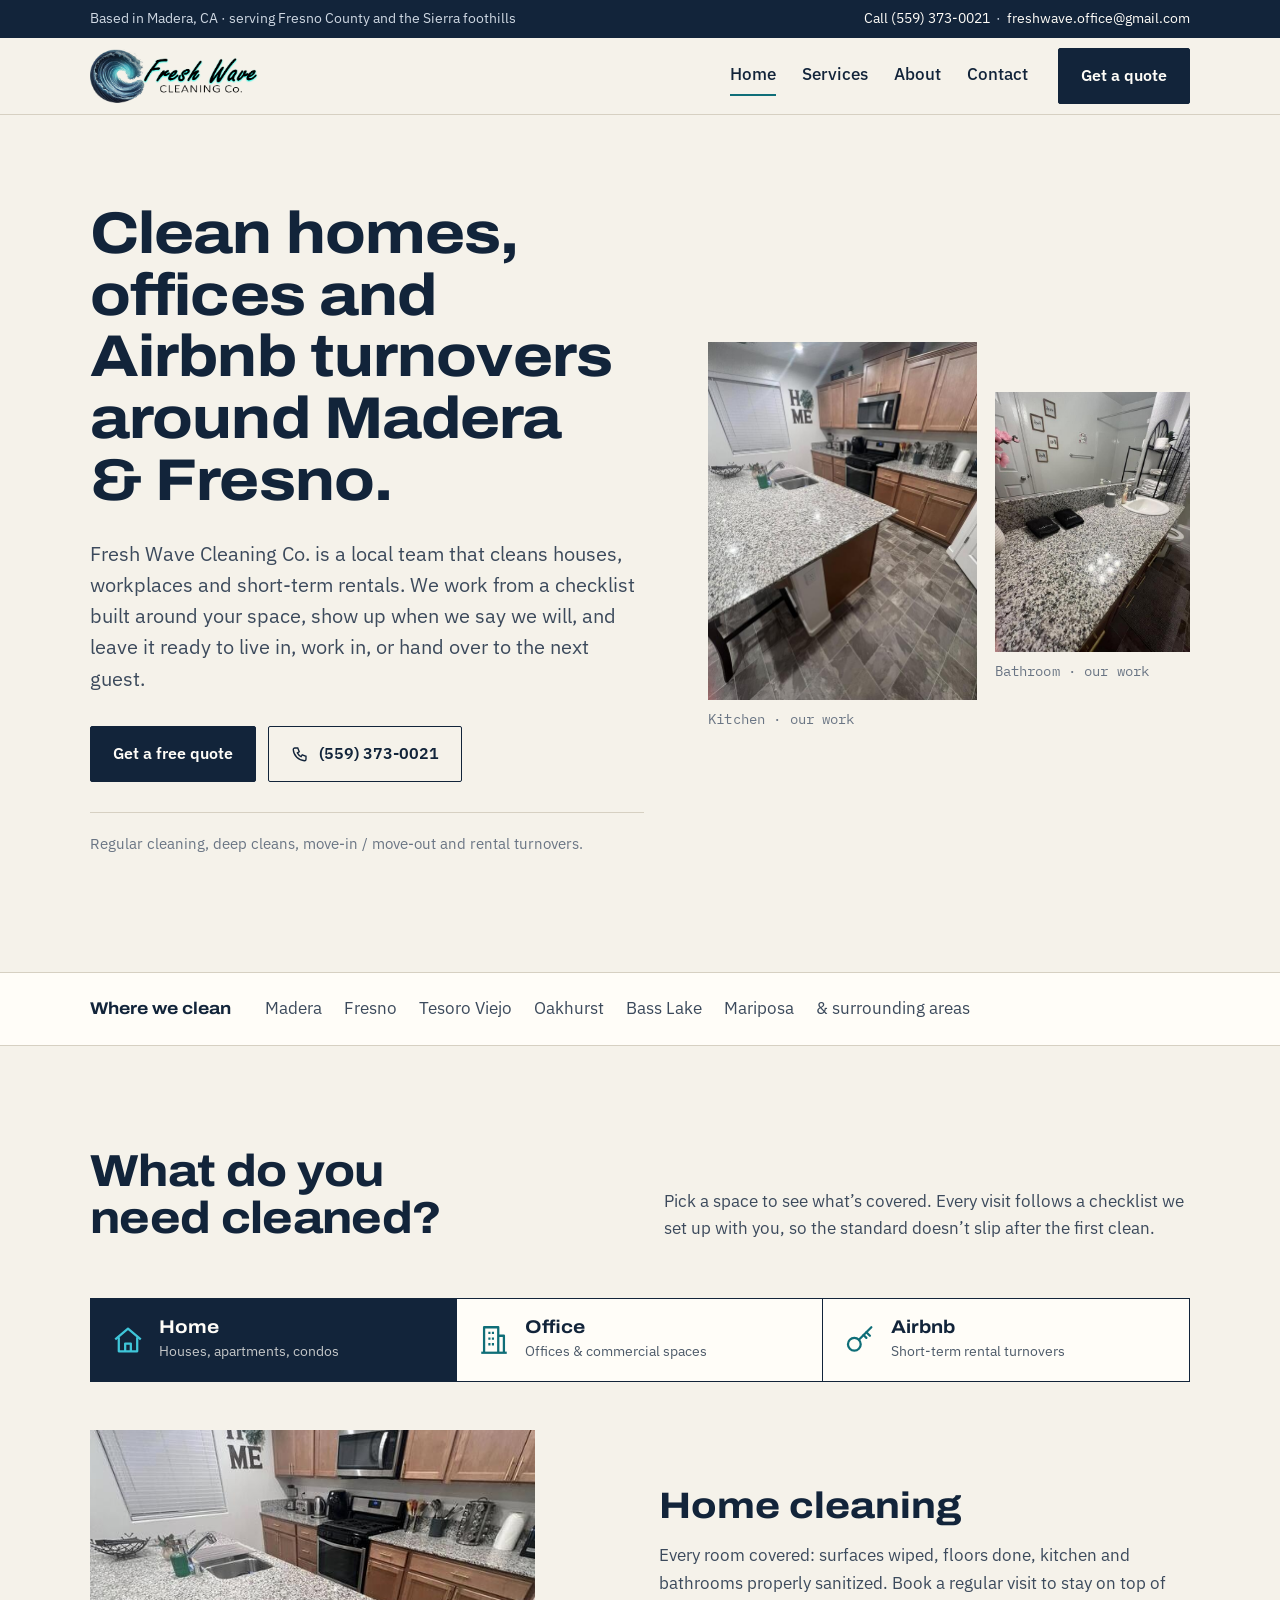
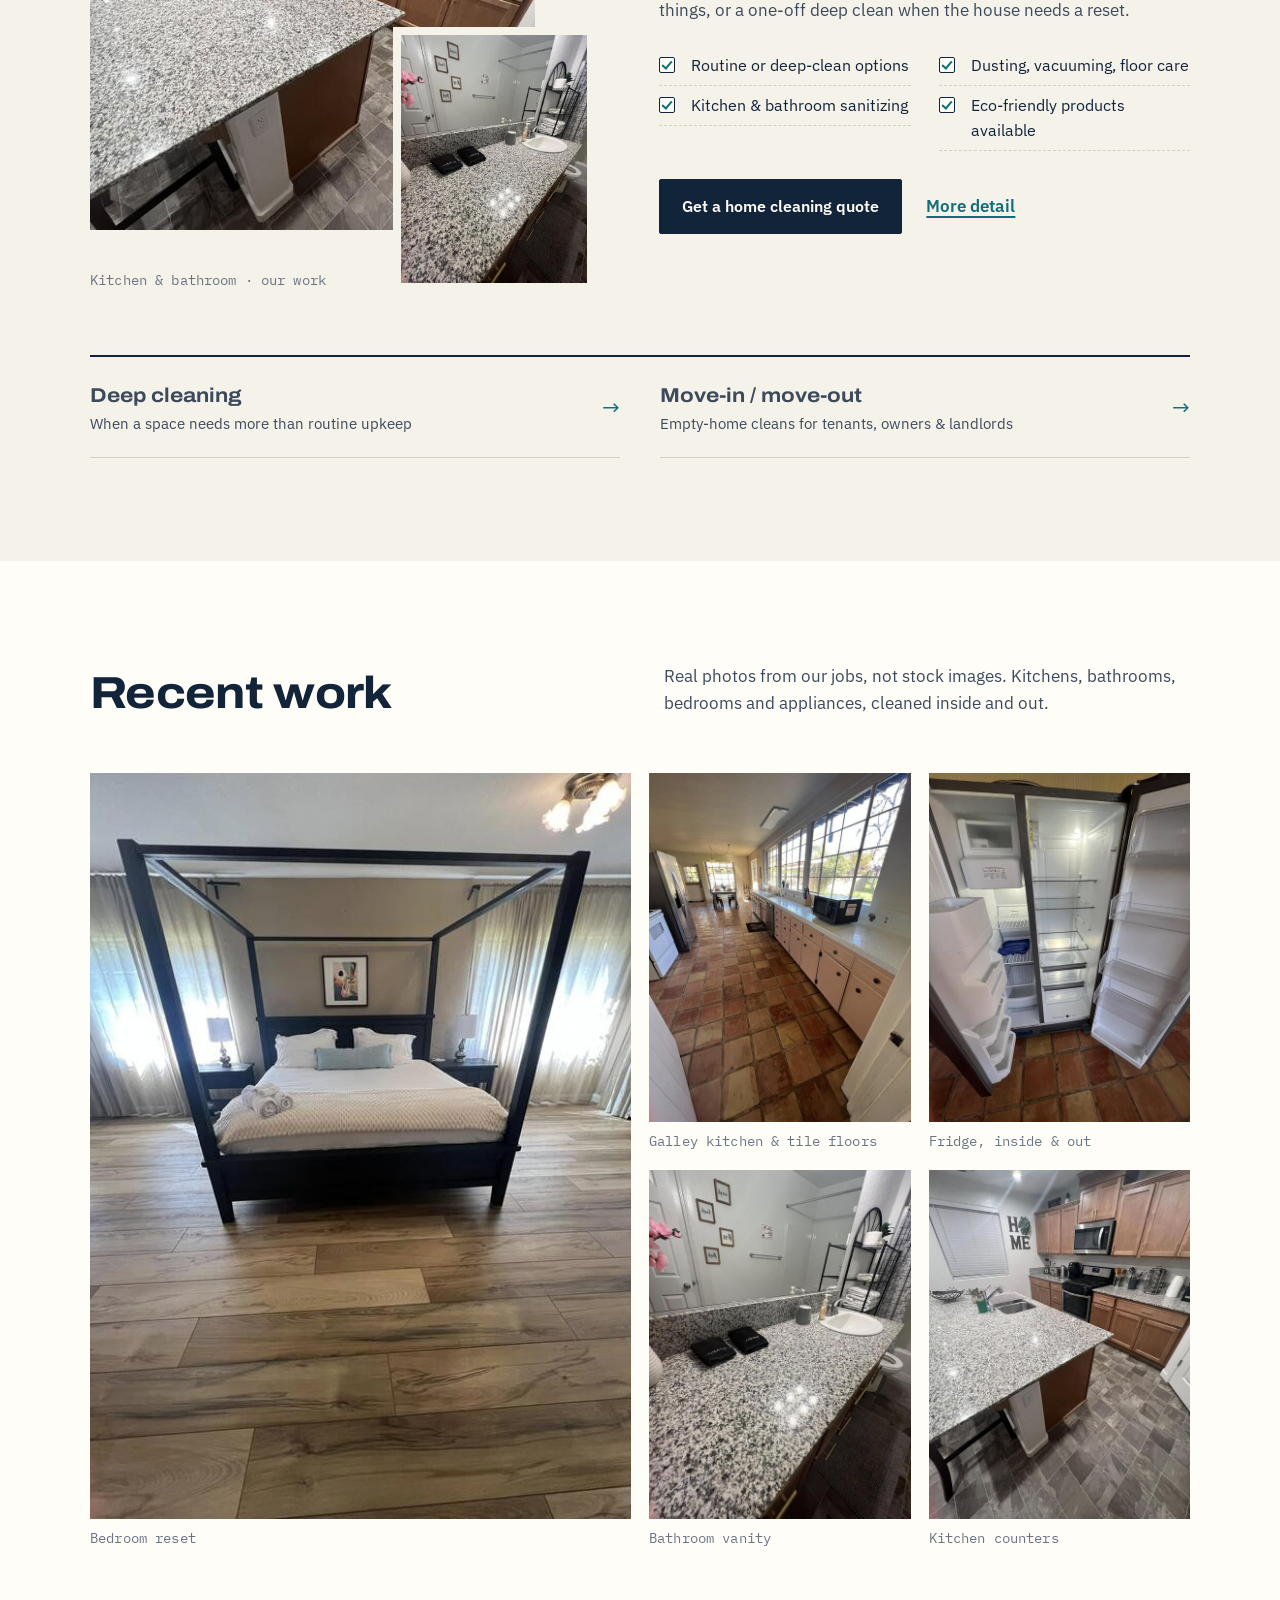
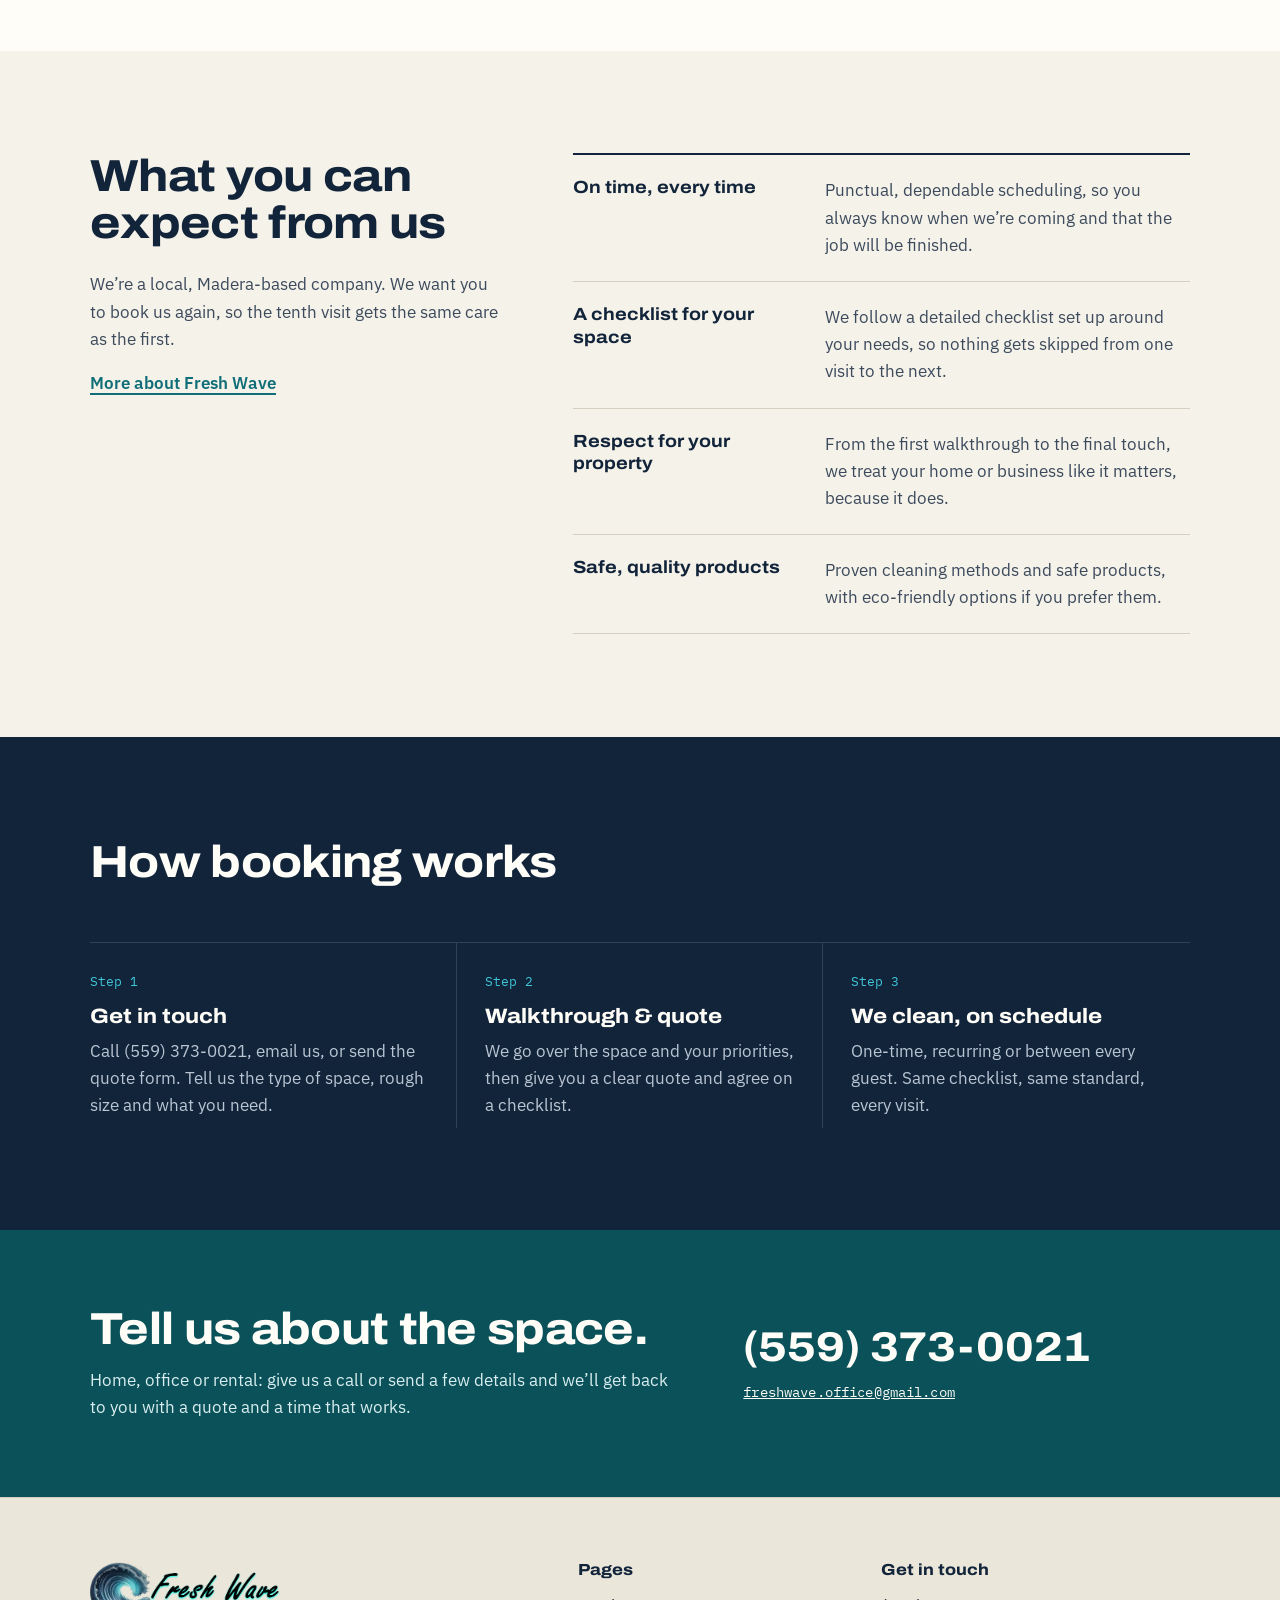
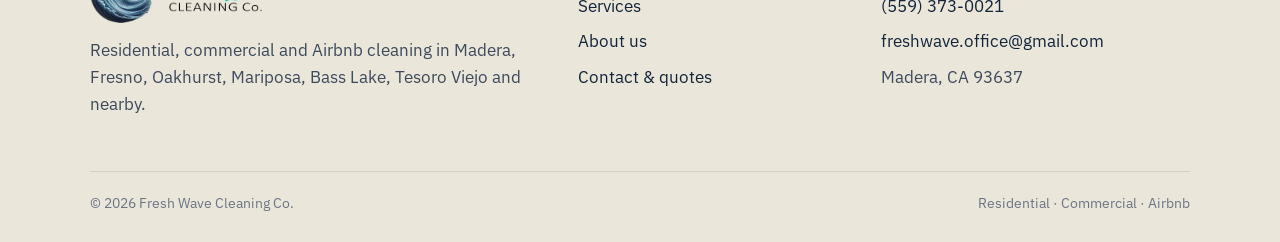
<file: index.html>
<!doctype html>
<html lang="en">
<head>
<meta charset="utf-8">
<meta name="viewport" content="width=device-width, initial-scale=1">
<title>Fresh Wave Cleaning Co. | House, Office & Airbnb Cleaning in Madera and Fresno</title>
<meta name="description" content="Residential, commercial and Airbnb turnover cleaning in Madera, Fresno, Oakhurst, Mariposa, Bass Lake and Tesoro Viejo. Call (559) 373-0021 for a quote.">
<link rel="canonical" href="https://freshwavecleaningco.com/">
<meta property="og:type" content="website">
<meta property="og:site_name" content="Fresh Wave Cleaning Co.">
<meta property="og:title" content="Fresh Wave Cleaning Co. | House, Office & Airbnb Cleaning in Madera and Fresno">
<meta property="og:description" content="Residential, commercial and Airbnb turnover cleaning in Madera, Fresno, Oakhurst, Mariposa, Bass Lake and Tesoro Viejo. Call (559) 373-0021 for a quote.">
<meta property="og:url" content="https://freshwavecleaningco.com/">
<meta property="og:image" content="https://freshwavecleaningco.com/assets/img/kitchen-island.jpg">
<meta name="theme-color" content="#12243a">
<link rel="icon" type="image/png" sizes="32x32" href="assets/favicon-32.png">
<link rel="apple-touch-icon" href="assets/favicon-180.png">
<link rel="preconnect" href="https://fonts.googleapis.com">
<link rel="preconnect" href="https://fonts.gstatic.com" crossorigin>
<link href="https://fonts.googleapis.com/css2?family=Archivo:wdth,wght@100..125,600..800&family=IBM+Plex+Mono:wght@400;500&family=IBM+Plex+Sans:wght@400;500;600&display=swap" rel="stylesheet">
<link rel="stylesheet" href="assets/css/site.css">
</head>
<body>
<a class="skip" href="#main">Skip to content</a>

<div class="topbar">
  <div class="wrap">
    <span class="topbar__area">Based in Madera, CA &middot; serving Fresno County and the Sierra foothills</span>
    <span class="topbar__contact"><a href="tel:+15593730021">Call (559) 373-0021</a><span class="topbar__email"> &nbsp;&middot;&nbsp; <a href="mailto:freshwave.office@gmail.com">freshwave.office@gmail.com</a></span></span>
  </div>
</div>

<header class="header">
  <div class="wrap">
    <a class="brand" href="./" aria-label="Fresh Wave Cleaning Co. home">
      <img src="assets/img/logo.png" alt="Fresh Wave Cleaning Co." width="486" height="155">
    </a>
    <nav class="nav" aria-label="Main" data-open="false">
      <button class="nav__toggle" type="button" aria-expanded="false" aria-controls="nav-panel">Menu</button>
      <div class="nav__panel" id="nav-panel">
        <div class="nav__links">
          <a href="./" aria-current="page">Home</a>
          <a href="services/">Services</a>
          <a href="about/">About</a>
          <a href="contact/">Contact</a>
        </div>
        <a class="btn" href="contact/#quote">Get a quote</a>
      </div>
    </nav>
  </div>
</header>

<main id="main">
<section class="hero">
  <div class="wrap">
    <div>
      <h1>Clean homes, offices and Airbnb turnovers around Madera &amp; Fresno.</h1>
      <p class="hero__lede">Fresh Wave Cleaning Co. is a local team that cleans houses, workplaces and short-term rentals. We work from a checklist built around your space, show up when we say we will, and leave it ready to live in, work in, or hand over to the next guest.</p>
      <div class="hero__actions">
        <a class="btn" href="contact/#quote">Get a free quote</a>
        <a class="btn btn--ghost" href="tel:+15593730021"><svg viewBox="0 0 24 24" fill="none" stroke="currentColor" stroke-width="1.8" aria-hidden="true"><path d="M5 4h4l2 5-2.5 1.5a11 11 0 0 0 5 5L15 13l5 2v4a2 2 0 0 1-2 2A16 16 0 0 1 3 6a2 2 0 0 1 2-2"/></svg> (559) 373-0021</a>
      </div>
      <p class="hero__note">Regular cleaning, deep cleans, move-in / move-out and rental turnovers.</p>
    </div>
    <div class="hero__photos">
      <figure>
        <img src="assets/img/kitchen-island.jpg" srcset="assets/img/kitchen-island-sm.jpg 540w, assets/img/kitchen-island.jpg 1080w" sizes="(min-width: 940px) 300px, 55vw" width="1080" height="1440" alt="Granite kitchen island and wood cabinets, wiped down and cleared after a cleaning" fetchpriority="high">
        <figcaption class="mono">Kitchen &middot; our work</figcaption>
      </figure>
      <figure>
        <img src="assets/img/bathroom.jpg" srcset="assets/img/bathroom-sm.jpg 540w, assets/img/bathroom.jpg 1080w" sizes="(min-width: 940px) 240px, 42vw" width="1080" height="1440" alt="Bathroom vanity with polished granite counter and folded towels">
        <figcaption class="mono">Bathroom &middot; our work</figcaption>
      </figure>
    </div>
  </div>
</section>

<div class="areas" aria-label="Service area">
  <div class="wrap">
    <strong>Where we clean</strong>
    <ul>
      <li>Madera</li>
      <li>Fresno</li>
      <li>Tesoro Viejo</li>
      <li>Oakhurst</li>
      <li>Bass Lake</li>
      <li>Mariposa</li>
      <li>&amp; surrounding areas</li>
    </ul>
  </div>
</div>

<section class="section" aria-labelledby="services-title">
  <div class="wrap">
    <div class="section__head">
      <h2 id="services-title">What do you need cleaned?</h2>
      <p>Pick a space to see what&rsquo;s covered. Every visit follows a checklist we set up with you, so the standard doesn&rsquo;t slip after the first clean.</p>
    </div>

    <div class="picker" data-picker>
      <div class="picker__tabs" role="tablist" aria-label="Type of space">
        <button class="picker__tab" type="button" role="tab" id="tab-home" aria-controls="panel-home" aria-selected="true">
          <svg viewBox="0 0 24 24" fill="none" stroke="currentColor" stroke-width="1.6" stroke-linejoin="round" aria-hidden="true"><path d="M3 11.5 12 4l9 7.5"/><path d="M5.5 10v10h13V10"/><path d="M10 20v-5.5h4V20"/></svg>
          <span><strong>Home</strong><small>Houses, apartments, condos</small></span>
        </button>
        <button class="picker__tab" type="button" role="tab" id="tab-office" aria-controls="panel-office" aria-selected="false" tabindex="-1">
          <svg viewBox="0 0 24 24" fill="none" stroke="currentColor" stroke-width="1.6" stroke-linejoin="round" aria-hidden="true"><path d="M5 21V3h10v18"/><path d="M15 9h4v12"/><path d="M3 21h18"/><path d="M8 7h1.5M10.5 7H12M8 11h1.5M10.5 11H12M8 15h1.5M10.5 15H12"/></svg>
          <span><strong>Office</strong><small>Offices &amp; commercial spaces</small></span>
        </button>
        <button class="picker__tab" type="button" role="tab" id="tab-airbnb" aria-controls="panel-airbnb" aria-selected="false" tabindex="-1">
          <svg viewBox="0 0 24 24" fill="none" stroke="currentColor" stroke-width="1.6" stroke-linecap="round" aria-hidden="true"><circle cx="8" cy="15" r="4.5"/><path d="M11.2 11.8 20 3"/><path d="M16.5 6.5 19 9M14.5 8.5l2 2"/></svg>
          <span><strong>Airbnb</strong><small>Short-term rental turnovers</small></span>
        </button>
      </div>

      <div class="picker__panel" role="tabpanel" id="panel-home" aria-labelledby="tab-home">
        <div class="media-stack">
          <img src="assets/img/kitchen-island.jpg" srcset="assets/img/kitchen-island-sm.jpg 540w, assets/img/kitchen-island.jpg 1080w" sizes="(min-width: 900px) 42vw, 88vw" width="1080" height="1440" alt="Kitchen island and cabinets cleaned and cleared" loading="lazy">
          <figure><img src="assets/img/bathroom-sm.jpg" width="540" height="720" alt="Bathroom vanity with polished granite counter" loading="lazy"></figure>
          <p class="media-stack__cap mono">Kitchen &amp; bathroom &middot; our work</p>
        </div>
        <div class="picker__body">
          <h3>Home cleaning</h3>
          <p>Every room covered: surfaces wiped, floors done, kitchen and bathrooms properly sanitized. Book a regular visit to stay on top of things, or a one-off deep clean when the house needs a reset.</p>
          <ul class="checklist checklist--2">
            <li>Routine or deep-clean options</li>
            <li>Kitchen &amp; bathroom sanitizing</li>
            <li>Dusting, vacuuming, floor care</li>
            <li>Eco-friendly products available</li>
          </ul>
          <div class="actions">
            <a class="btn" href="contact/?service=home#quote">Get a home cleaning quote</a>
            <a class="link" href="services/#home">More detail</a>
          </div>
        </div>
      </div>

      <div class="picker__panel" role="tabpanel" id="panel-office" aria-labelledby="tab-office">
        <div class="media-stack">
          <img src="assets/img/kitchen-galley.jpg" srcset="assets/img/kitchen-galley-sm.jpg 540w, assets/img/kitchen-galley.jpg 1080w" sizes="(min-width: 900px) 42vw, 88vw" width="1080" height="1440" alt="Long kitchen counter and tile floor cleaned" loading="lazy">
          <figure><img src="assets/img/bathroom-sm.jpg" width="540" height="720" alt="Bathroom vanity with granite counter, cleaned" loading="lazy"></figure>
          <p class="media-stack__cap mono">Kitchens, restrooms &amp; floors</p>
        </div>
        <div class="picker__body">
          <h3>Office &amp; commercial cleaning</h3>
          <p>Lobbies, offices, break areas and restrooms kept clean and presentable for your staff and visitors. We work around your opening hours so cleaning never gets in the way of business.</p>
          <ul class="checklist checklist--2">
            <li>Office, lobby &amp; common areas</li>
            <li>Restroom cleaning &amp; sanitizing</li>
            <li>Trash removal &amp; disinfecting</li>
            <li>Scheduled around your hours</li>
          </ul>
          <div class="actions">
            <a class="btn" href="contact/?service=office#quote">Get an office cleaning quote</a>
            <a class="link" href="services/#office">More detail</a>
          </div>
        </div>
      </div>

      <div class="picker__panel" role="tabpanel" id="panel-airbnb" aria-labelledby="tab-airbnb">
        <div class="media-stack">
          <img src="assets/img/bedroom.jpg" srcset="assets/img/bedroom-sm.jpg 540w, assets/img/bedroom.jpg 1080w" sizes="(min-width: 900px) 42vw, 88vw" width="1080" height="1440" alt="Four-poster bed made with fresh linens" loading="lazy">
          <figure><img src="assets/img/fridge-sm.jpg" width="540" height="720" alt="Refrigerator emptied and cleaned between guests" loading="lazy"></figure>
          <p class="media-stack__cap mono">Bed reset &amp; fridge clean-out</p>
        </div>
        <div class="picker__body">
          <h3>Airbnb &amp; rental turnovers</h3>
          <p>Fast, consistent turnovers between guests. Fresh linens and made beds, bathrooms and kitchen reset, and the place laid out the way your listing photos show it, ready for the next check-in.</p>
          <ul class="checklist checklist--2">
            <li>Linens changed, beds made</li>
            <li>Full surface disinfecting</li>
            <li>Restocking on request</li>
            <li>Guest-ready every time</li>
          </ul>
          <div class="actions">
            <a class="btn" href="contact/?service=airbnb#quote">Get a turnover quote</a>
            <a class="link" href="services/#airbnb">More detail</a>
          </div>
        </div>
      </div>
    </div>

    <div class="also">
      <a href="services/#deep"><span><strong>Deep cleaning</strong><span>When a space needs more than routine upkeep</span></span></a>
      <a href="services/#move"><span><strong>Move-in / move-out</strong><span>Empty-home cleans for tenants, owners &amp; landlords</span></span></a>
    </div>
  </div>
</section>

<section class="section section--white" aria-labelledby="work-title">
  <div class="wrap">
    <div class="section__head">
      <h2 id="work-title">Recent work</h2>
      <p>Real photos from our jobs, not stock images. Kitchens, bathrooms, bedrooms and appliances, cleaned inside and out.</p>
    </div>
    <div class="work">
      <figure>
        <img src="assets/img/bedroom.jpg" srcset="assets/img/bedroom-sm.jpg 540w, assets/img/bedroom.jpg 1080w" sizes="(min-width: 800px) 40vw, 50vw" width="1080" height="1440" alt="Bedroom with a four-poster bed freshly made and wood-look floors cleaned" loading="lazy">
        <figcaption class="mono">Bedroom reset</figcaption>
      </figure>
      <figure>
        <img src="assets/img/kitchen-galley.jpg" srcset="assets/img/kitchen-galley-sm.jpg 540w, assets/img/kitchen-galley.jpg 1080w" sizes="(min-width: 800px) 32vw, 50vw" width="1080" height="1440" alt="Long galley kitchen with terracotta tile floor and clean counters" loading="lazy">
        <figcaption class="mono">Galley kitchen &amp; tile floors</figcaption>
      </figure>
      <figure>
        <img src="assets/img/fridge.jpg" srcset="assets/img/fridge-sm.jpg 540w, assets/img/fridge.jpg 1080w" sizes="(min-width: 800px) 24vw, 50vw" width="1080" height="1440" alt="Empty refrigerator with doors open, shelves and drawers cleaned" loading="lazy">
        <figcaption class="mono">Fridge, inside &amp; out</figcaption>
      </figure>
      <figure>
        <img src="assets/img/bathroom.jpg" srcset="assets/img/bathroom-sm.jpg 540w, assets/img/bathroom.jpg 1080w" sizes="(min-width: 800px) 24vw, 50vw" width="1080" height="1440" alt="Bathroom vanity with polished granite counter" loading="lazy">
        <figcaption class="mono">Bathroom vanity</figcaption>
      </figure>
      <figure>
        <img src="assets/img/kitchen-island.jpg" srcset="assets/img/kitchen-island-sm.jpg 540w, assets/img/kitchen-island.jpg 1080w" sizes="(min-width: 800px) 32vw, 50vw" width="1080" height="1440" alt="Kitchen island and stovetop wiped and cleared" loading="lazy">
        <figcaption class="mono">Kitchen counters</figcaption>
      </figure>
    </div>
  </div>
</section>

<section class="section" aria-labelledby="why-title">
  <div class="wrap split split--narrow-left">
    <div class="prose">
      <h2 id="why-title">What you can expect from us</h2>
      <p>We&rsquo;re a local, Madera-based company. We want you to book us again, so the tenth visit gets the same care as the first.</p>
      <a class="link" href="about/">More about Fresh Wave</a>
    </div>
    <ul class="points">
      <li><strong>On time, every time</strong><span>Punctual, dependable scheduling, so you always know when we&rsquo;re coming and that the job will be finished.</span></li>
      <li><strong>A checklist for your space</strong><span>We follow a detailed checklist set up around your needs, so nothing gets skipped from one visit to the next.</span></li>
      <li><strong>Respect for your property</strong><span>From the first walkthrough to the final touch, we treat your home or business like it matters, because it does.</span></li>
      <li><strong>Safe, quality products</strong><span>Proven cleaning methods and safe products, with eco-friendly options if you prefer them.</span></li>
    </ul>
  </div>
</section>

<section class="section section--ink" aria-labelledby="how-title">
  <div class="wrap">
    <div class="section__head">
      <h2 id="how-title">How booking works</h2>
    </div>
    <ol class="steps">
      <li>
        <h3>Get in touch</h3>
        <p>Call (559) 373-0021, email us, or send the quote form. Tell us the type of space, rough size and what you need.</p>
      </li>
      <li>
        <h3>Walkthrough &amp; quote</h3>
        <p>We go over the space and your priorities, then give you a clear quote and agree on a checklist.</p>
      </li>
      <li>
        <h3>We clean, on schedule</h3>
        <p>One-time, recurring or between every guest. Same checklist, same standard, every visit.</p>
      </li>
    </ol>
  </div>
</section>


<section class="callband" aria-labelledby="callband-title">
  <div class="wrap">
    <div>
      <h2 id="callband-title">Tell us about the space.</h2>
      <p>Home, office or rental: give us a call or send a few details and we&rsquo;ll get back to you with a quote and a time that works.</p>
    </div>
    <div>
      <a class="callband__phone" href="tel:+15593730021">(559) 373-0021</a>
      <a class="mono" href="mailto:freshwave.office@gmail.com">freshwave.office@gmail.com</a>
    </div>
  </div>
</section>


<script type="application/ld+json">
{
  "@context": "https://schema.org",
  "@type": "LocalBusiness",
  "@id": "https://freshwavecleaningco.com/#business",
  "name": "Fresh Wave Cleaning Co.",
  "description": "Residential, commercial and Airbnb cleaning in Madera, Fresno and surrounding areas.",
  "url": "https://freshwavecleaningco.com/",
  "telephone": "+1-559-373-0021",
  "email": "freshwave.office@gmail.com",
  "logo": "https://freshwavecleaningco.com/assets/img/logo.png",
  "image": "https://freshwavecleaningco.com/assets/img/kitchen-island.jpg",
  "address": {
    "@type": "PostalAddress",
    "addressLocality": "Madera",
    "addressRegion": "CA",
    "postalCode": "93637",
    "addressCountry": "US"
  },
  "areaServed": ["Madera, CA", "Fresno, CA", "Tesoro Viejo, CA", "Oakhurst, CA", "Bass Lake, CA", "Mariposa, CA"]
}
</script>
</main>

<footer class="footer">
  <div class="wrap">
    <div class="footer__grid">
      <div>
        <img src="assets/img/logo.png" alt="Fresh Wave Cleaning Co." width="486" height="155" loading="lazy">
        <p>Residential, commercial and Airbnb cleaning in Madera, Fresno, Oakhurst, Mariposa, Bass Lake, Tesoro Viejo and nearby.</p>
      </div>
      <div>
        <h3>Pages</h3>
        <ul>
          <li><a href="services/">Services</a></li>
          <li><a href="about/">About us</a></li>
          <li><a href="contact/">Contact &amp; quotes</a></li>
        </ul>
      </div>
      <div>
        <h3>Get in touch</h3>
        <ul>
          <li><a href="tel:+15593730021">(559) 373-0021</a></li>
          <li><a href="mailto:freshwave.office@gmail.com">freshwave.office@gmail.com</a></li>
        </ul>
        <address>Madera, CA 93637</address>
      </div>
    </div>
    <div class="footer__base">
      <span>&copy; <span id="year">2026</span> Fresh Wave Cleaning Co.</span>
      <span>Residential &middot; Commercial &middot; Airbnb</span>
    </div>
  </div>
</footer>

<script src="assets/js/site.js" defer></script>
</body>
</html>
</file>
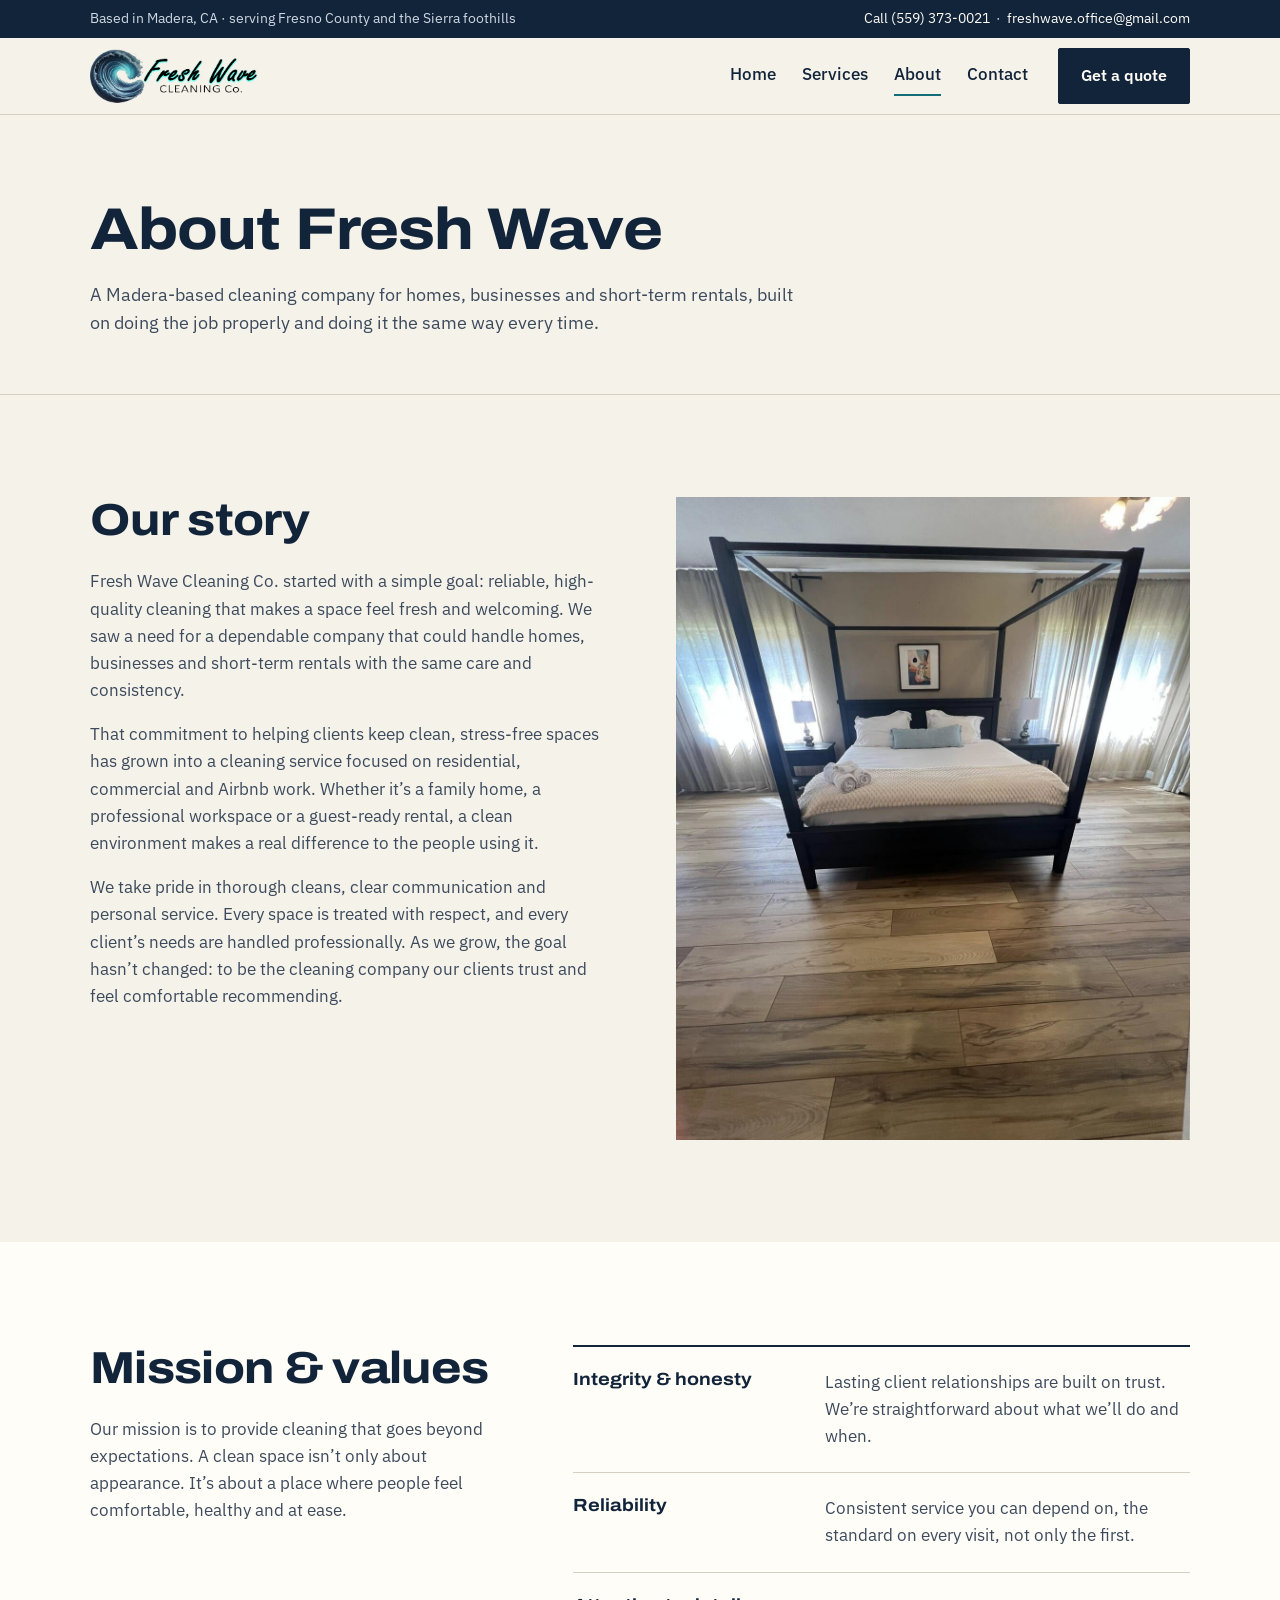
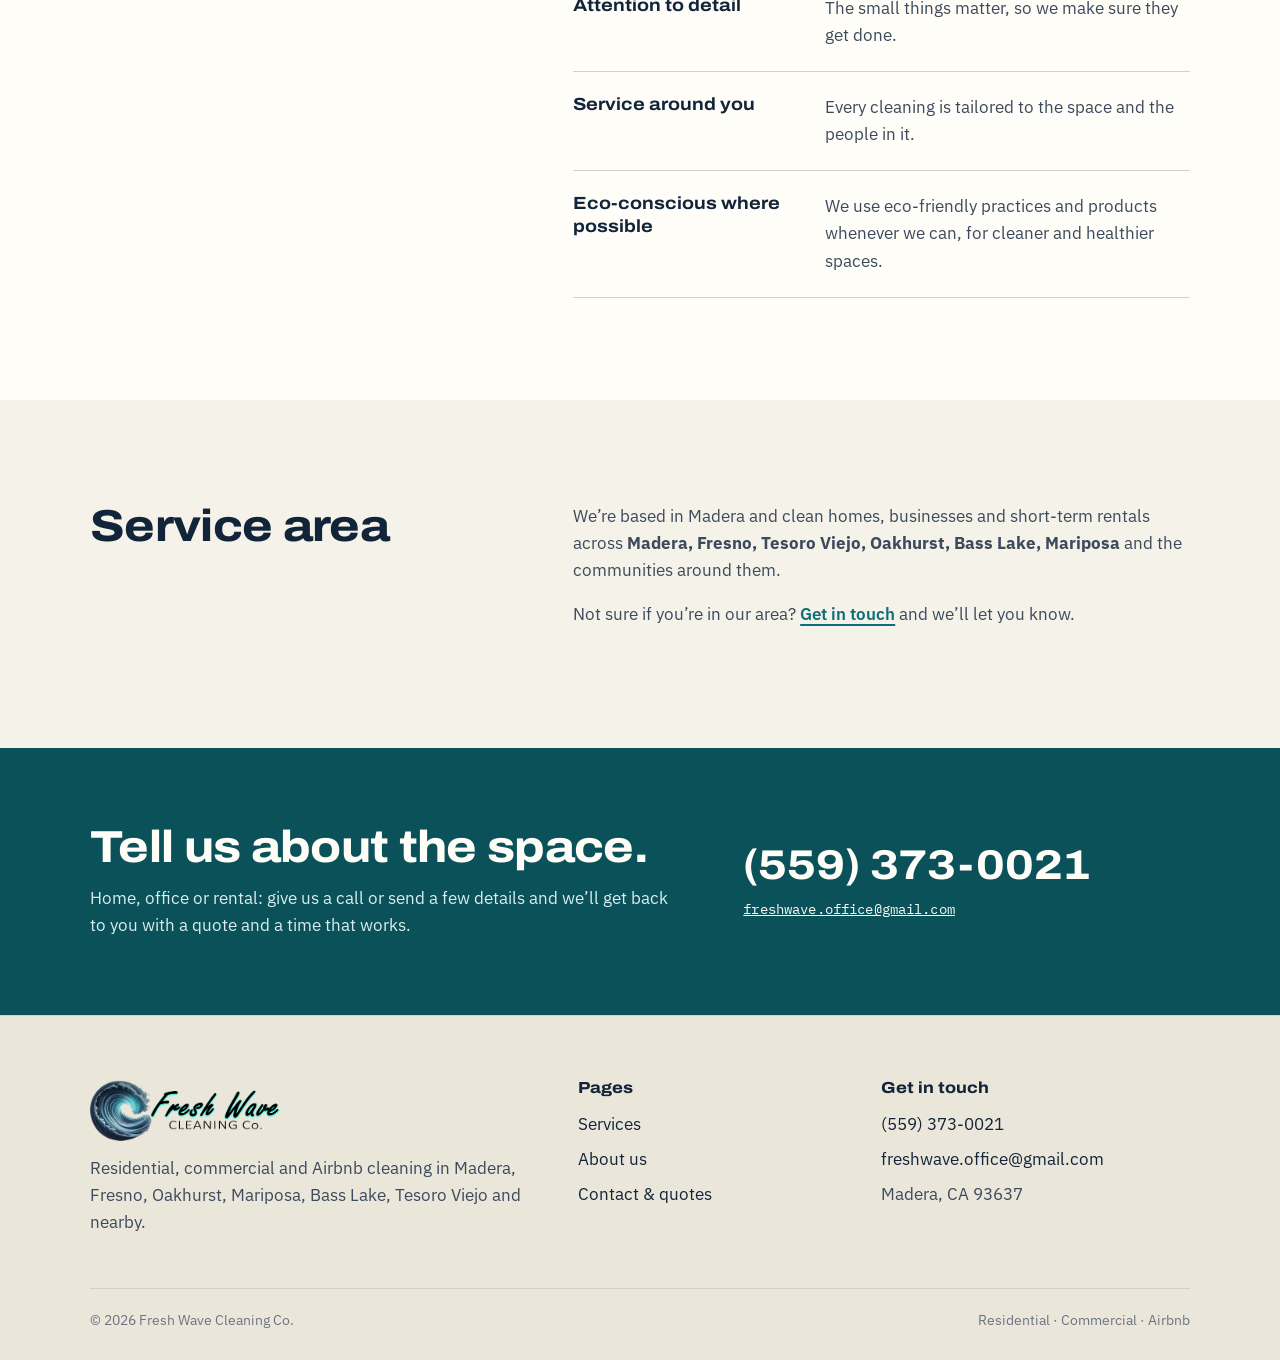
<file: about/index.html>
<!doctype html>
<html lang="en">
<head>
<meta charset="utf-8">
<meta name="viewport" content="width=device-width, initial-scale=1">
<title>About Us | Fresh Wave Cleaning Co.</title>
<meta name="description" content="Fresh Wave Cleaning Co. is a Madera-based cleaning company serving homes, businesses and short-term rentals across Fresno and the Sierra foothills.">
<link rel="canonical" href="https://freshwavecleaningco.com/about/">
<meta property="og:type" content="website">
<meta property="og:site_name" content="Fresh Wave Cleaning Co.">
<meta property="og:title" content="About Us | Fresh Wave Cleaning Co.">
<meta property="og:description" content="Fresh Wave Cleaning Co. is a Madera-based cleaning company serving homes, businesses and short-term rentals across Fresno and the Sierra foothills.">
<meta property="og:url" content="https://freshwavecleaningco.com/about/">
<meta property="og:image" content="https://freshwavecleaningco.com/assets/img/kitchen-island.jpg">
<meta name="theme-color" content="#12243a">
<link rel="icon" type="image/png" sizes="32x32" href="../assets/favicon-32.png">
<link rel="apple-touch-icon" href="../assets/favicon-180.png">
<link rel="preconnect" href="https://fonts.googleapis.com">
<link rel="preconnect" href="https://fonts.gstatic.com" crossorigin>
<link href="https://fonts.googleapis.com/css2?family=Archivo:wdth,wght@100..125,600..800&family=IBM+Plex+Mono:wght@400;500&family=IBM+Plex+Sans:wght@400;500;600&display=swap" rel="stylesheet">
<link rel="stylesheet" href="../assets/css/site.css">
</head>
<body>
<a class="skip" href="#main">Skip to content</a>

<div class="topbar">
  <div class="wrap">
    <span class="topbar__area">Based in Madera, CA &middot; serving Fresno County and the Sierra foothills</span>
    <span class="topbar__contact"><a href="tel:+15593730021">Call (559) 373-0021</a><span class="topbar__email"> &nbsp;&middot;&nbsp; <a href="mailto:freshwave.office@gmail.com">freshwave.office@gmail.com</a></span></span>
  </div>
</div>

<header class="header">
  <div class="wrap">
    <a class="brand" href="../" aria-label="Fresh Wave Cleaning Co. home">
      <img src="../assets/img/logo.png" alt="Fresh Wave Cleaning Co." width="486" height="155">
    </a>
    <nav class="nav" aria-label="Main" data-open="false">
      <button class="nav__toggle" type="button" aria-expanded="false" aria-controls="nav-panel">Menu</button>
      <div class="nav__panel" id="nav-panel">
        <div class="nav__links">
          <a href="../">Home</a>
          <a href="../services/">Services</a>
          <a href="../about/" aria-current="page">About</a>
          <a href="../contact/">Contact</a>
        </div>
        <a class="btn" href="../contact/#quote">Get a quote</a>
      </div>
    </nav>
  </div>
</header>

<main id="main">
<section class="pagehead">
  <div class="wrap">
    <h1>About Fresh Wave</h1>
    <p>A Madera-based cleaning company for homes, businesses and short-term rentals, built on doing the job properly and doing it the same way every time.</p>
  </div>
</section>

<section class="section" aria-labelledby="story-title">
  <div class="wrap split">
    <div class="prose">
      <h2 id="story-title">Our story</h2>
      <p>Fresh Wave Cleaning Co. started with a simple goal: reliable, high-quality cleaning that makes a space feel fresh and welcoming. We saw a need for a dependable company that could handle homes, businesses and short-term rentals with the same care and consistency.</p>
      <p>That commitment to helping clients keep clean, stress-free spaces has grown into a cleaning service focused on residential, commercial and Airbnb work. Whether it&rsquo;s a family home, a professional workspace or a guest-ready rental, a clean environment makes a real difference to the people using it.</p>
      <p>We take pride in thorough cleans, clear communication and personal service. Every space is treated with respect, and every client&rsquo;s needs are handled professionally. As we grow, the goal hasn&rsquo;t changed: to be the cleaning company our clients trust and feel comfortable recommending.</p>
    </div>
    <img src="../assets/img/bedroom.jpg" srcset="../assets/img/bedroom-sm.jpg 540w, ../assets/img/bedroom.jpg 1080w" sizes="(min-width: 900px) 45vw, 100vw" width="1080" height="1440" alt="Bedroom with a freshly made four-poster bed and clean floors" loading="lazy">
  </div>
</section>

<section class="section section--white" aria-labelledby="values-title">
  <div class="wrap split split--narrow-left">
    <div class="prose">
      <h2 id="values-title">Mission &amp; values</h2>
      <p>Our mission is to provide cleaning that goes beyond expectations. A clean space isn&rsquo;t only about appearance. It&rsquo;s about a place where people feel comfortable, healthy and at ease.</p>
    </div>
    <ul class="points">
      <li><strong>Integrity &amp; honesty</strong><span>Lasting client relationships are built on trust. We&rsquo;re straightforward about what we&rsquo;ll do and when.</span></li>
      <li><strong>Reliability</strong><span>Consistent service you can depend on, the standard on every visit, not only the first.</span></li>
      <li><strong>Attention to detail</strong><span>The small things matter, so we make sure they get done.</span></li>
      <li><strong>Service around you</strong><span>Every cleaning is tailored to the space and the people in it.</span></li>
      <li><strong>Eco-conscious where possible</strong><span>We use eco-friendly practices and products whenever we can, for cleaner and healthier spaces.</span></li>
    </ul>
  </div>
</section>

<section class="section" aria-labelledby="area-title">
  <div class="wrap split split--narrow-left">
    <div class="prose">
      <h2 id="area-title">Service area</h2>
    </div>
    <div class="prose">
      <p>We&rsquo;re based in Madera and clean homes, businesses and short-term rentals across <strong>Madera, Fresno, Tesoro Viejo, Oakhurst, Bass Lake, Mariposa</strong> and the communities around them.</p>
      <p>Not sure if you&rsquo;re in our area? <a class="link" href="../contact/">Get in touch</a> and we&rsquo;ll let you know.</p>
    </div>
  </div>
</section>


<section class="callband" aria-labelledby="callband-title">
  <div class="wrap">
    <div>
      <h2 id="callband-title">Tell us about the space.</h2>
      <p>Home, office or rental: give us a call or send a few details and we&rsquo;ll get back to you with a quote and a time that works.</p>
    </div>
    <div>
      <a class="callband__phone" href="tel:+15593730021">(559) 373-0021</a>
      <a class="mono" href="mailto:freshwave.office@gmail.com">freshwave.office@gmail.com</a>
    </div>
  </div>
</section>
</main>

<footer class="footer">
  <div class="wrap">
    <div class="footer__grid">
      <div>
        <img src="../assets/img/logo.png" alt="Fresh Wave Cleaning Co." width="486" height="155" loading="lazy">
        <p>Residential, commercial and Airbnb cleaning in Madera, Fresno, Oakhurst, Mariposa, Bass Lake, Tesoro Viejo and nearby.</p>
      </div>
      <div>
        <h3>Pages</h3>
        <ul>
          <li><a href="../services/">Services</a></li>
          <li><a href="../about/">About us</a></li>
          <li><a href="../contact/">Contact &amp; quotes</a></li>
        </ul>
      </div>
      <div>
        <h3>Get in touch</h3>
        <ul>
          <li><a href="tel:+15593730021">(559) 373-0021</a></li>
          <li><a href="mailto:freshwave.office@gmail.com">freshwave.office@gmail.com</a></li>
        </ul>
        <address>Madera, CA 93637</address>
      </div>
    </div>
    <div class="footer__base">
      <span>&copy; <span id="year">2026</span> Fresh Wave Cleaning Co.</span>
      <span>Residential &middot; Commercial &middot; Airbnb</span>
    </div>
  </div>
</footer>

<script src="../assets/js/site.js" defer></script>
</body>
</html>
</file>
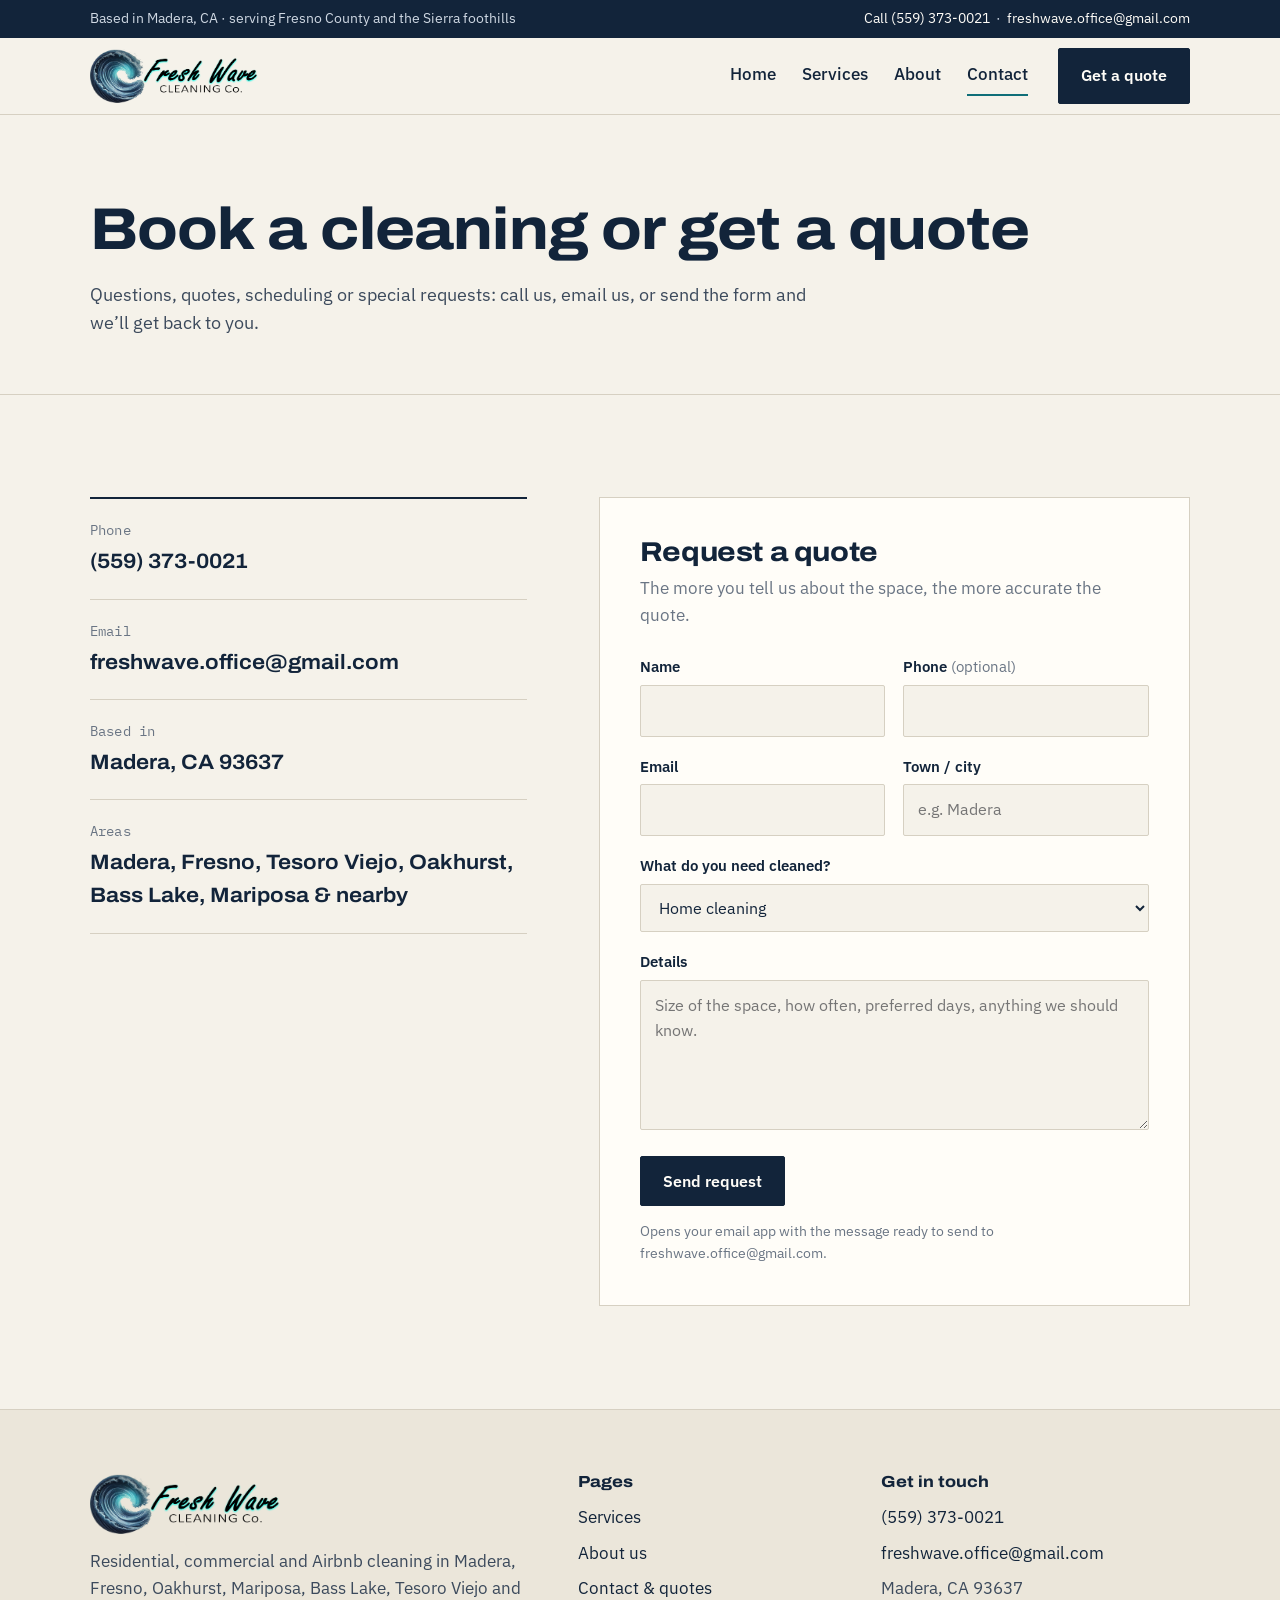
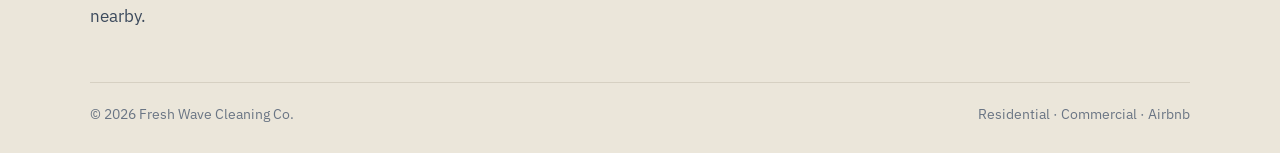
<file: contact/index.html>
<!doctype html>
<html lang="en">
<head>
<meta charset="utf-8">
<meta name="viewport" content="width=device-width, initial-scale=1">
<title>Contact & Free Quote | Fresh Wave Cleaning Co.</title>
<meta name="description" content="Call (559) 373-0021 or email freshwave.office@gmail.com to book a cleaning or get a quote in Madera, Fresno and nearby towns.">
<link rel="canonical" href="https://freshwavecleaningco.com/contact/">
<meta property="og:type" content="website">
<meta property="og:site_name" content="Fresh Wave Cleaning Co.">
<meta property="og:title" content="Contact & Free Quote | Fresh Wave Cleaning Co.">
<meta property="og:description" content="Call (559) 373-0021 or email freshwave.office@gmail.com to book a cleaning or get a quote in Madera, Fresno and nearby towns.">
<meta property="og:url" content="https://freshwavecleaningco.com/contact/">
<meta property="og:image" content="https://freshwavecleaningco.com/assets/img/kitchen-island.jpg">
<meta name="theme-color" content="#12243a">
<link rel="icon" type="image/png" sizes="32x32" href="../assets/favicon-32.png">
<link rel="apple-touch-icon" href="../assets/favicon-180.png">
<link rel="preconnect" href="https://fonts.googleapis.com">
<link rel="preconnect" href="https://fonts.gstatic.com" crossorigin>
<link href="https://fonts.googleapis.com/css2?family=Archivo:wdth,wght@100..125,600..800&family=IBM+Plex+Mono:wght@400;500&family=IBM+Plex+Sans:wght@400;500;600&display=swap" rel="stylesheet">
<link rel="stylesheet" href="../assets/css/site.css">
</head>
<body>
<a class="skip" href="#main">Skip to content</a>

<div class="topbar">
  <div class="wrap">
    <span class="topbar__area">Based in Madera, CA &middot; serving Fresno County and the Sierra foothills</span>
    <span class="topbar__contact"><a href="tel:+15593730021">Call (559) 373-0021</a><span class="topbar__email"> &nbsp;&middot;&nbsp; <a href="mailto:freshwave.office@gmail.com">freshwave.office@gmail.com</a></span></span>
  </div>
</div>

<header class="header">
  <div class="wrap">
    <a class="brand" href="../" aria-label="Fresh Wave Cleaning Co. home">
      <img src="../assets/img/logo.png" alt="Fresh Wave Cleaning Co." width="486" height="155">
    </a>
    <nav class="nav" aria-label="Main" data-open="false">
      <button class="nav__toggle" type="button" aria-expanded="false" aria-controls="nav-panel">Menu</button>
      <div class="nav__panel" id="nav-panel">
        <div class="nav__links">
          <a href="../">Home</a>
          <a href="../services/">Services</a>
          <a href="../about/">About</a>
          <a href="../contact/" aria-current="page">Contact</a>
        </div>
        <a class="btn" href="../contact/#quote">Get a quote</a>
      </div>
    </nav>
  </div>
</header>

<main id="main">
<section class="pagehead">
  <div class="wrap">
    <h1>Book a cleaning or get a quote</h1>
    <p>Questions, quotes, scheduling or special requests: call us, email us, or send the form and we&rsquo;ll get back to you.</p>
  </div>
</section>

<section class="section">
  <div class="wrap contact-grid">
    <div>
      <ul class="details">
        <li><span class="mono">Phone</span><a href="tel:+15593730021">(559) 373-0021</a></li>
        <li><span class="mono">Email</span><a href="mailto:freshwave.office@gmail.com">freshwave.office@gmail.com</a></li>
        <li><span class="mono">Based in</span><address>Madera, CA 93637</address></li>
        <li><span class="mono">Areas</span><span class="big">Madera, Fresno, Tesoro Viejo, Oakhurst, Bass Lake, Mariposa &amp; nearby</span></li>
      </ul>
    </div>

    <form class="form" id="quote-form" novalidate>
      <h2 id="quote">Request a quote</h2>
      <p>The more you tell us about the space, the more accurate the quote.</p>

      <div class="form__row form__row--2">
        <div class="field">
          <label for="f-name">Name</label>
          <input id="f-name" name="name" type="text" autocomplete="name" required>
        </div>
        <div class="field">
          <label for="f-phone">Phone <span class="opt">(optional)</span></label>
          <input id="f-phone" name="phone" type="tel" autocomplete="tel">
        </div>
      </div>

      <div class="form__row form__row--2">
        <div class="field">
          <label for="f-email">Email</label>
          <input id="f-email" name="email" type="email" autocomplete="email" required>
        </div>
        <div class="field">
          <label for="f-town">Town / city</label>
          <input id="f-town" name="town" type="text" autocomplete="address-level2" placeholder="e.g. Madera">
        </div>
      </div>

      <div class="form__row">
        <div class="field">
          <label for="f-service">What do you need cleaned?</label>
          <select id="f-service" name="service">
            <option value="home">Home cleaning</option>
            <option value="office">Office / commercial cleaning</option>
            <option value="airbnb">Airbnb / short-term rental turnover</option>
            <option value="deep">Deep cleaning</option>
            <option value="move">Move-in / move-out cleaning</option>
            <option value="other">Something else</option>
          </select>
        </div>
      </div>

      <div class="form__row">
        <div class="field">
          <label for="f-message">Details</label>
          <textarea id="f-message" name="message" required placeholder="Size of the space, how often, preferred days, anything we should know."></textarea>
        </div>
      </div>

      <div class="form__foot">
        <button class="btn" type="submit">Send request</button>
        <small>Opens your email app with the message ready to send to freshwave.office@gmail.com.</small>
      </div>
      <p class="form__status" id="form-status" role="status" hidden></p>
    </form>
  </div>
</section>
</main>

<footer class="footer">
  <div class="wrap">
    <div class="footer__grid">
      <div>
        <img src="../assets/img/logo.png" alt="Fresh Wave Cleaning Co." width="486" height="155" loading="lazy">
        <p>Residential, commercial and Airbnb cleaning in Madera, Fresno, Oakhurst, Mariposa, Bass Lake, Tesoro Viejo and nearby.</p>
      </div>
      <div>
        <h3>Pages</h3>
        <ul>
          <li><a href="../services/">Services</a></li>
          <li><a href="../about/">About us</a></li>
          <li><a href="../contact/">Contact &amp; quotes</a></li>
        </ul>
      </div>
      <div>
        <h3>Get in touch</h3>
        <ul>
          <li><a href="tel:+15593730021">(559) 373-0021</a></li>
          <li><a href="mailto:freshwave.office@gmail.com">freshwave.office@gmail.com</a></li>
        </ul>
        <address>Madera, CA 93637</address>
      </div>
    </div>
    <div class="footer__base">
      <span>&copy; <span id="year">2026</span> Fresh Wave Cleaning Co.</span>
      <span>Residential &middot; Commercial &middot; Airbnb</span>
    </div>
  </div>
</footer>

<script src="../assets/js/site.js" defer></script>
</body>
</html>
</file>
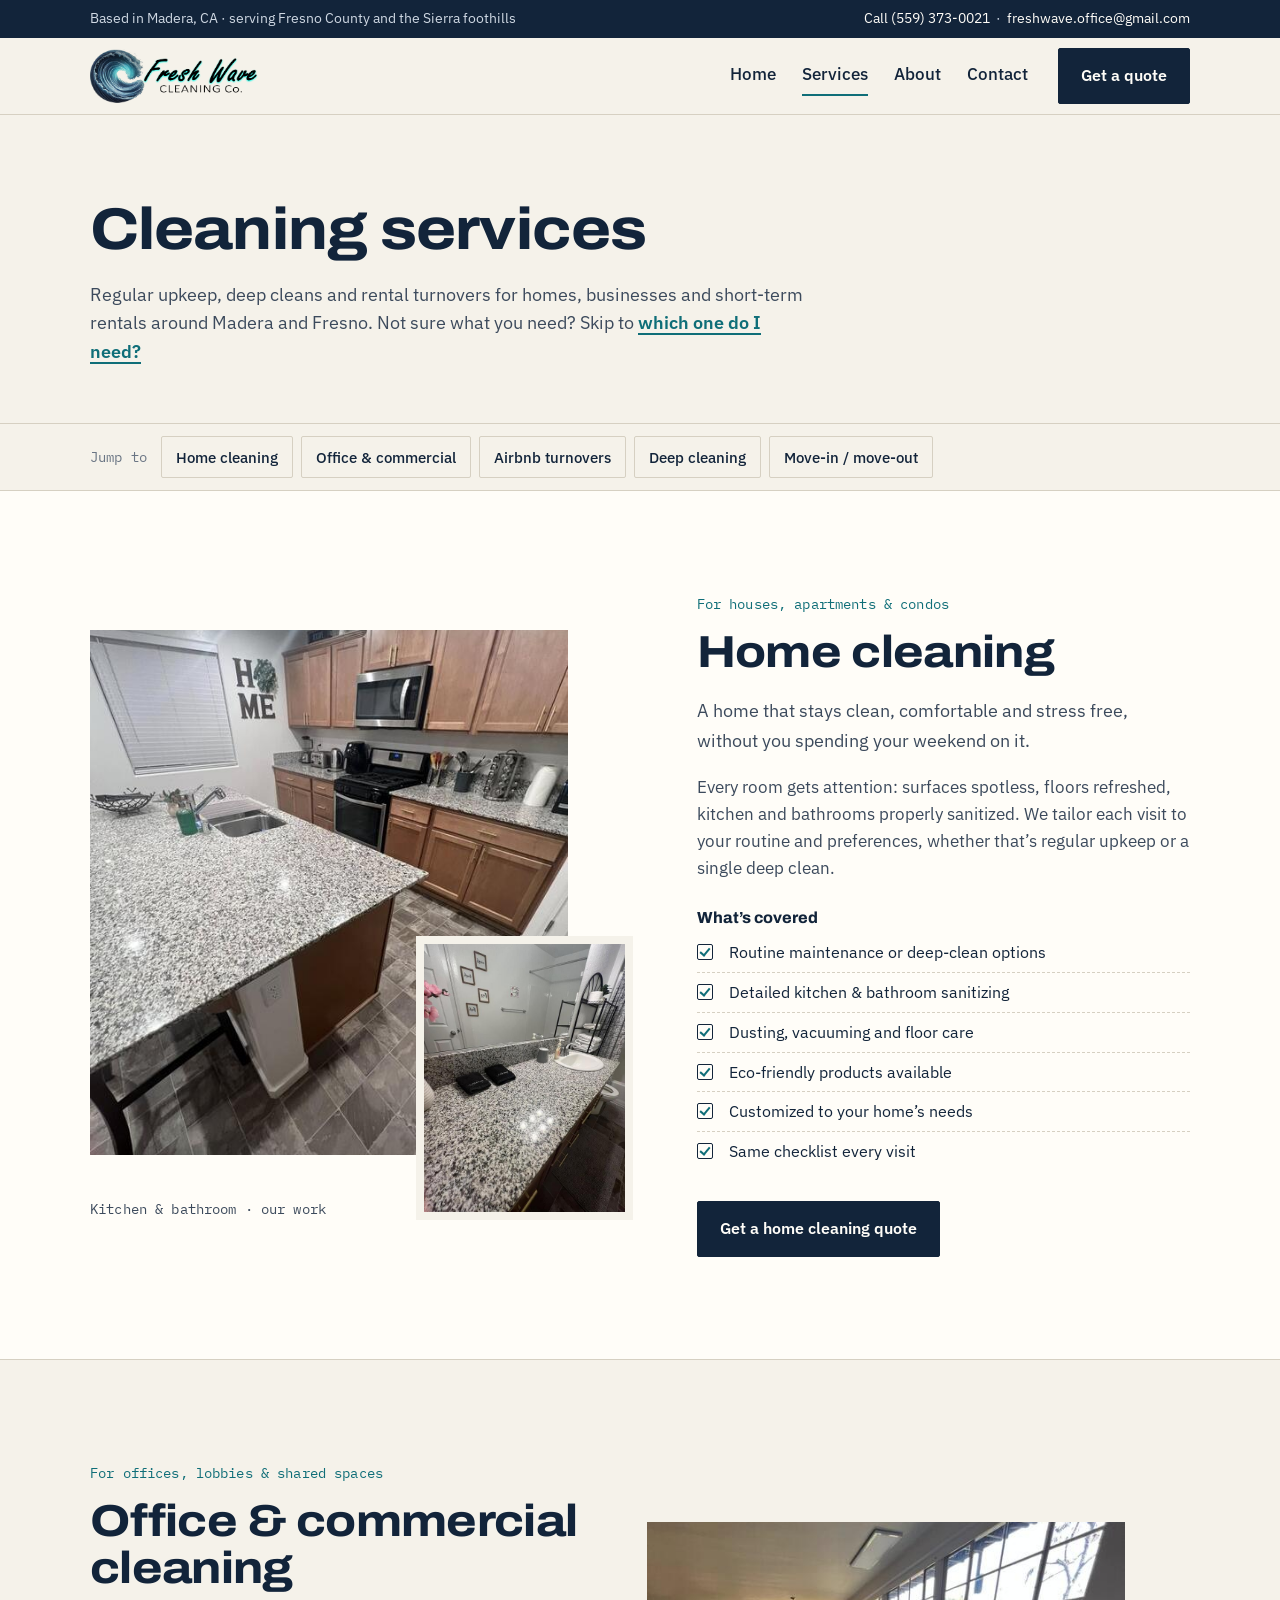
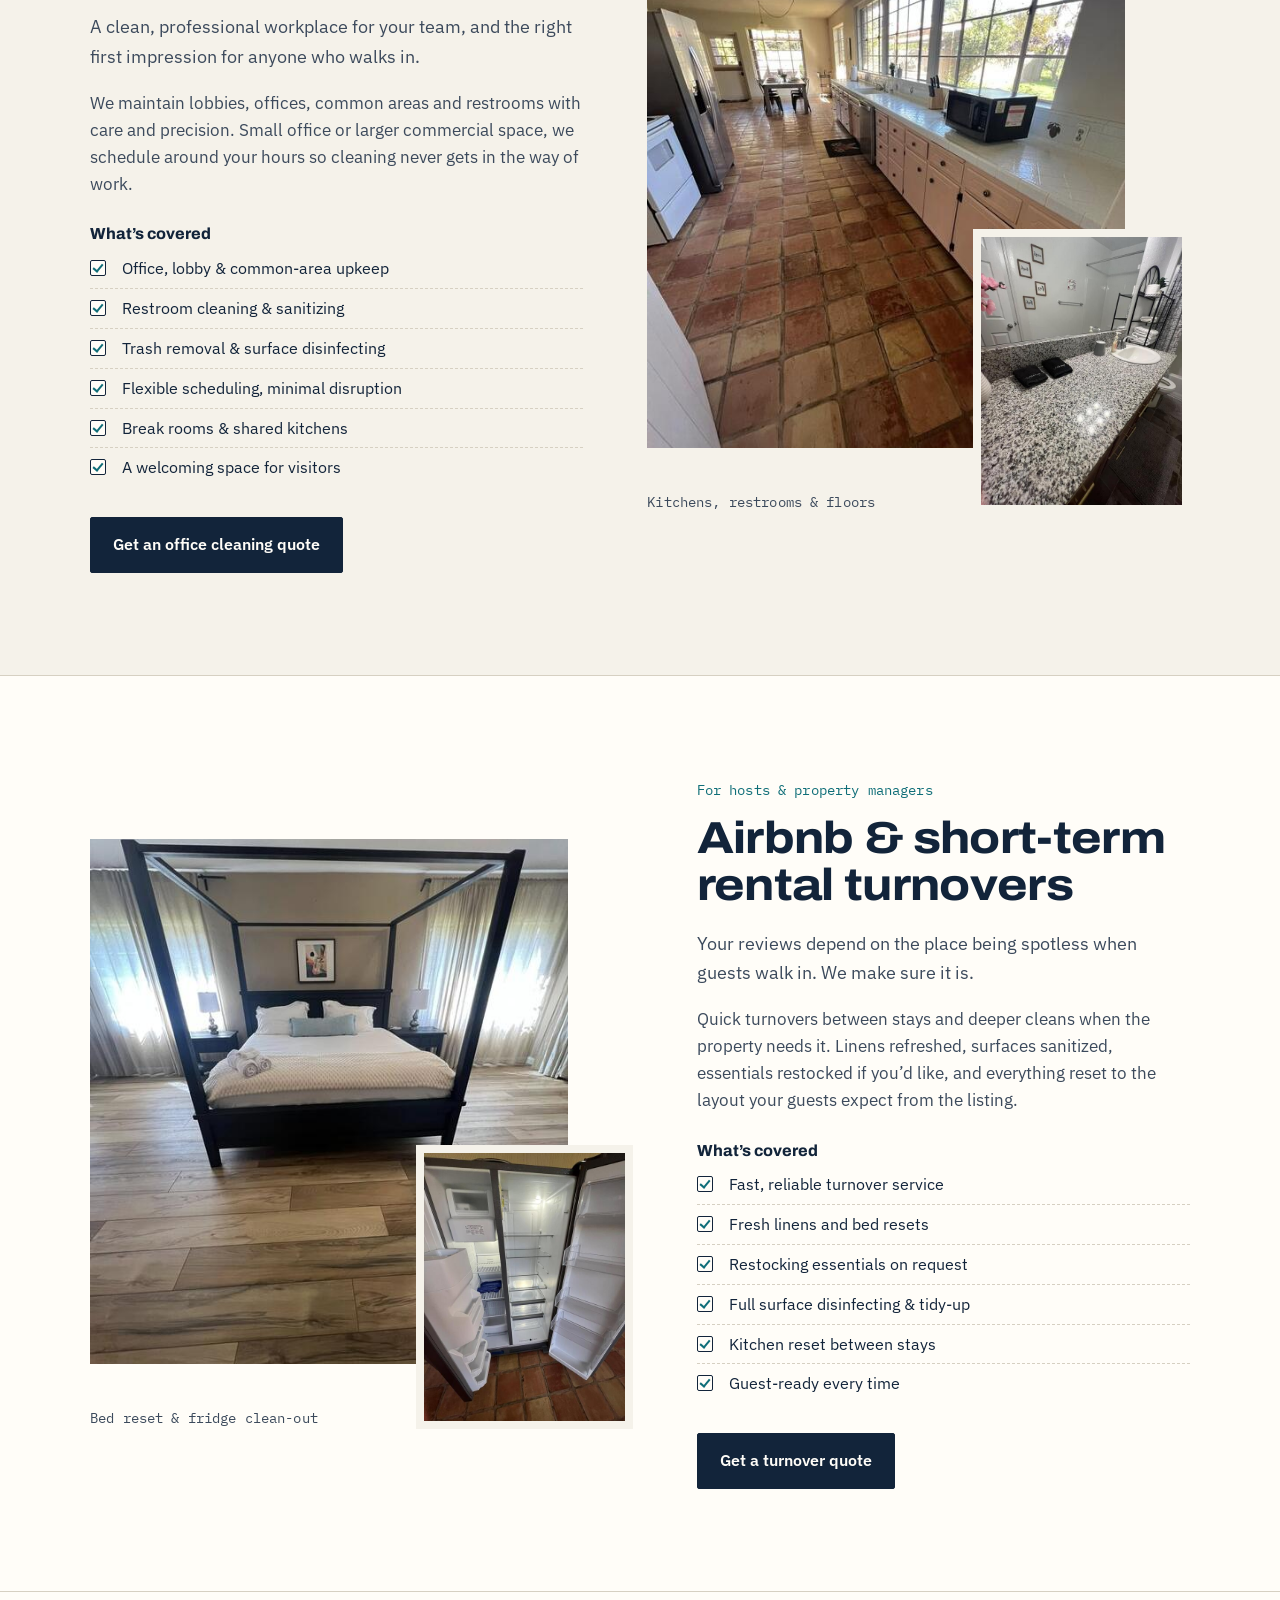
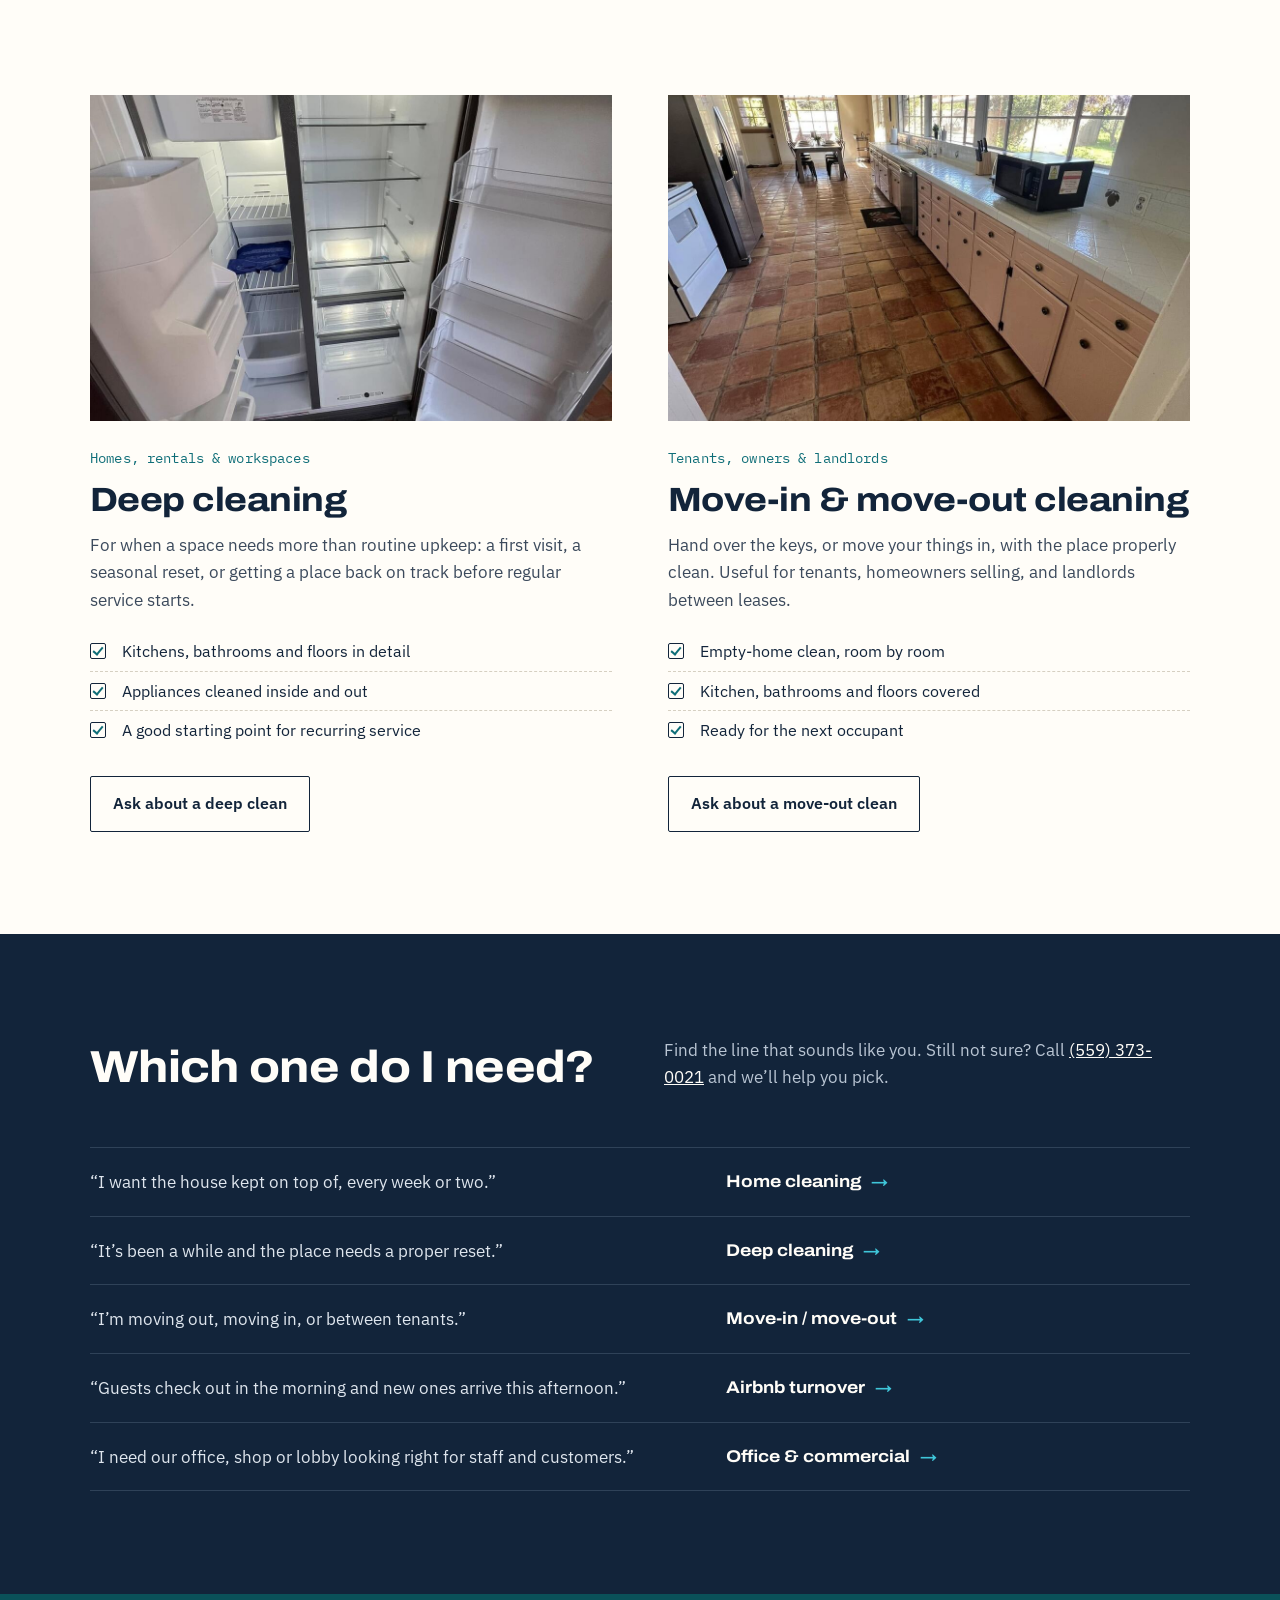
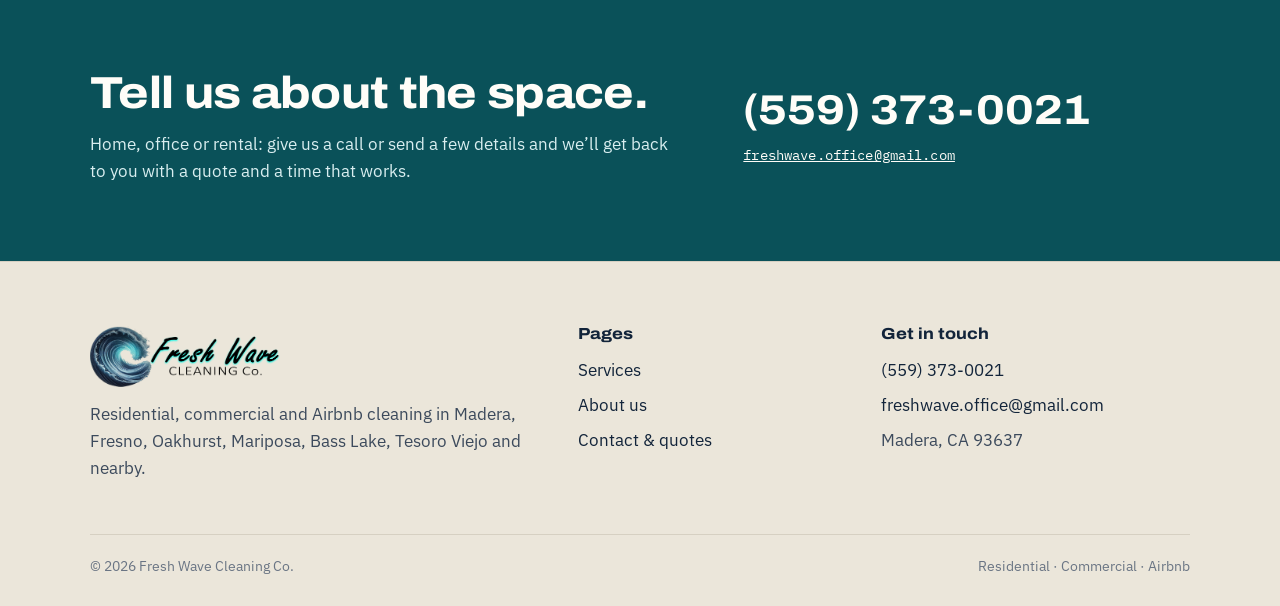
<file: services/index.html>
<!doctype html>
<html lang="en">
<head>
<meta charset="utf-8">
<meta name="viewport" content="width=device-width, initial-scale=1">
<title>Cleaning Services | Fresh Wave Cleaning Co.</title>
<meta name="description" content="House cleaning, office and commercial cleaning, Airbnb turnovers, deep cleans and move-in/move-out cleaning around Madera and Fresno, CA.">
<link rel="canonical" href="https://freshwavecleaningco.com/services/">
<meta property="og:type" content="website">
<meta property="og:site_name" content="Fresh Wave Cleaning Co.">
<meta property="og:title" content="Cleaning Services | Fresh Wave Cleaning Co.">
<meta property="og:description" content="House cleaning, office and commercial cleaning, Airbnb turnovers, deep cleans and move-in/move-out cleaning around Madera and Fresno, CA.">
<meta property="og:url" content="https://freshwavecleaningco.com/services/">
<meta property="og:image" content="https://freshwavecleaningco.com/assets/img/kitchen-island.jpg">
<meta name="theme-color" content="#12243a">
<link rel="icon" type="image/png" sizes="32x32" href="../assets/favicon-32.png">
<link rel="apple-touch-icon" href="../assets/favicon-180.png">
<link rel="preconnect" href="https://fonts.googleapis.com">
<link rel="preconnect" href="https://fonts.gstatic.com" crossorigin>
<link href="https://fonts.googleapis.com/css2?family=Archivo:wdth,wght@100..125,600..800&family=IBM+Plex+Mono:wght@400;500&family=IBM+Plex+Sans:wght@400;500;600&display=swap" rel="stylesheet">
<link rel="stylesheet" href="../assets/css/site.css">
</head>
<body>
<a class="skip" href="#main">Skip to content</a>

<div class="topbar">
  <div class="wrap">
    <span class="topbar__area">Based in Madera, CA &middot; serving Fresno County and the Sierra foothills</span>
    <span class="topbar__contact"><a href="tel:+15593730021">Call (559) 373-0021</a><span class="topbar__email"> &nbsp;&middot;&nbsp; <a href="mailto:freshwave.office@gmail.com">freshwave.office@gmail.com</a></span></span>
  </div>
</div>

<header class="header">
  <div class="wrap">
    <a class="brand" href="../" aria-label="Fresh Wave Cleaning Co. home">
      <img src="../assets/img/logo.png" alt="Fresh Wave Cleaning Co." width="486" height="155">
    </a>
    <nav class="nav" aria-label="Main" data-open="false">
      <button class="nav__toggle" type="button" aria-expanded="false" aria-controls="nav-panel">Menu</button>
      <div class="nav__panel" id="nav-panel">
        <div class="nav__links">
          <a href="../">Home</a>
          <a href="../services/" aria-current="page">Services</a>
          <a href="../about/">About</a>
          <a href="../contact/">Contact</a>
        </div>
        <a class="btn" href="../contact/#quote">Get a quote</a>
      </div>
    </nav>
  </div>
</header>

<main id="main">
<section class="pagehead">
  <div class="wrap">
    <h1>Cleaning services</h1>
    <p>Regular upkeep, deep cleans and rental turnovers for homes, businesses and short-term rentals around Madera and Fresno. Not sure what you need? Skip to <a class="link" href="#which">which one do I need?</a></p>
  </div>
</section>

<nav class="jump" aria-label="Services on this page">
  <div class="wrap">
    <span class="mono">Jump to</span>
    <a href="#home">Home cleaning</a>
    <a href="#office">Office &amp; commercial</a>
    <a href="#airbnb">Airbnb turnovers</a>
    <a href="#deep">Deep cleaning</a>
    <a href="#move">Move-in / move-out</a>
  </div>
</nav>

<section class="feature" id="home" aria-labelledby="home-title">
  <div class="wrap">
    <div class="media-stack">
      <img src="../assets/img/kitchen-island.jpg" srcset="../assets/img/kitchen-island-sm.jpg 540w, ../assets/img/kitchen-island.jpg 1080w" sizes="(min-width: 940px) 42vw, 88vw" width="1080" height="1440" alt="Kitchen island and cabinets cleaned and cleared" fetchpriority="high">
      <figure><img src="../assets/img/bathroom-sm.jpg" width="540" height="720" alt="Bathroom vanity with polished granite counter" loading="lazy"></figure>
      <p class="media-stack__cap mono">Kitchen &amp; bathroom &middot; our work</p>
    </div>
    <div>
      <span class="feature__tag mono">For houses, apartments &amp; condos</span>
      <h2 id="home-title">Home cleaning</h2>
      <p class="feature__lede">A home that stays clean, comfortable and stress free, without you spending your weekend on it.</p>
      <p>Every room gets attention: surfaces spotless, floors refreshed, kitchen and bathrooms properly sanitized. We tailor each visit to your routine and preferences, whether that&rsquo;s regular upkeep or a single deep clean.</p>
      <h3>What&rsquo;s covered</h3>
      <ul class="checklist checklist--2">
        <li>Routine maintenance or deep-clean options</li>
        <li>Detailed kitchen &amp; bathroom sanitizing</li>
        <li>Dusting, vacuuming and floor care</li>
        <li>Eco-friendly products available</li>
        <li>Customized to your home&rsquo;s needs</li>
        <li>Same checklist every visit</li>
      </ul>
      <a class="btn" href="../contact/?service=home#quote">Get a home cleaning quote</a>
    </div>
  </div>
</section>

<section class="feature feature--flip" id="office" aria-labelledby="office-title">
  <div class="wrap">
    <div class="media-stack">
      <img src="../assets/img/kitchen-galley.jpg" srcset="../assets/img/kitchen-galley-sm.jpg 540w, ../assets/img/kitchen-galley.jpg 1080w" sizes="(min-width: 940px) 42vw, 88vw" width="1080" height="1440" alt="Long kitchen counter and tile floor cleaned" loading="lazy">
      <figure><img src="../assets/img/bathroom-sm.jpg" width="540" height="720" alt="Bathroom vanity with granite counter, cleaned" loading="lazy"></figure>
      <p class="media-stack__cap mono">Kitchens, restrooms &amp; floors</p>
    </div>
    <div>
      <span class="feature__tag mono">For offices, lobbies &amp; shared spaces</span>
      <h2 id="office-title">Office &amp; commercial cleaning</h2>
      <p class="feature__lede">A clean, professional workplace for your team, and the right first impression for anyone who walks in.</p>
      <p>We maintain lobbies, offices, common areas and restrooms with care and precision. Small office or larger commercial space, we schedule around your hours so cleaning never gets in the way of work.</p>
      <h3>What&rsquo;s covered</h3>
      <ul class="checklist checklist--2">
        <li>Office, lobby &amp; common-area upkeep</li>
        <li>Restroom cleaning &amp; sanitizing</li>
        <li>Trash removal &amp; surface disinfecting</li>
        <li>Flexible scheduling, minimal disruption</li>
        <li>Break rooms &amp; shared kitchens</li>
        <li>A welcoming space for visitors</li>
      </ul>
      <a class="btn" href="../contact/?service=office#quote">Get an office cleaning quote</a>
    </div>
  </div>
</section>

<section class="feature" id="airbnb" aria-labelledby="airbnb-title">
  <div class="wrap">
    <div class="media-stack">
      <img src="../assets/img/bedroom.jpg" srcset="../assets/img/bedroom-sm.jpg 540w, ../assets/img/bedroom.jpg 1080w" sizes="(min-width: 940px) 42vw, 88vw" width="1080" height="1440" alt="Four-poster bed made with fresh linens" loading="lazy">
      <figure><img src="../assets/img/fridge-sm.jpg" width="540" height="720" alt="Refrigerator emptied and cleaned" loading="lazy"></figure>
      <p class="media-stack__cap mono">Bed reset &amp; fridge clean-out</p>
    </div>
    <div>
      <span class="feature__tag mono">For hosts &amp; property managers</span>
      <h2 id="airbnb-title">Airbnb &amp; short-term rental turnovers</h2>
      <p class="feature__lede">Your reviews depend on the place being spotless when guests walk in. We make sure it is.</p>
      <p>Quick turnovers between stays and deeper cleans when the property needs it. Linens refreshed, surfaces sanitized, essentials restocked if you&rsquo;d like, and everything reset to the layout your guests expect from the listing.</p>
      <h3>What&rsquo;s covered</h3>
      <ul class="checklist checklist--2">
        <li>Fast, reliable turnover service</li>
        <li>Fresh linens and bed resets</li>
        <li>Restocking essentials on request</li>
        <li>Full surface disinfecting &amp; tidy-up</li>
        <li>Kitchen reset between stays</li>
        <li>Guest-ready every time</li>
      </ul>
      <a class="btn" href="../contact/?service=airbnb#quote">Get a turnover quote</a>
    </div>
  </div>
</section>

<section class="section section--white" aria-label="More services">
  <div class="wrap pair">
    <article id="deep" aria-labelledby="deep-title">
      <img src="../assets/img/fridge.jpg" srcset="../assets/img/fridge-sm.jpg 540w, ../assets/img/fridge.jpg 1080w" sizes="(min-width: 860px) 45vw, 92vw" width="1080" height="1440" alt="Refrigerator with doors open, shelves and door bins cleaned" loading="lazy">
      <span class="feature__tag mono">Homes, rentals &amp; workspaces</span>
      <h2 id="deep-title">Deep cleaning</h2>
      <p>For when a space needs more than routine upkeep: a first visit, a seasonal reset, or getting a place back on track before regular service starts.</p>
      <ul class="checklist">
        <li>Kitchens, bathrooms and floors in detail</li>
        <li>Appliances cleaned inside and out</li>
        <li>A good starting point for recurring service</li>
      </ul>
      <a class="btn btn--ghost" href="../contact/?service=deep#quote">Ask about a deep clean</a>
    </article>
    <article id="move" aria-labelledby="move-title">
      <img src="../assets/img/kitchen-galley.jpg" srcset="../assets/img/kitchen-galley-sm.jpg 540w, ../assets/img/kitchen-galley.jpg 1080w" sizes="(min-width: 860px) 45vw, 92vw" width="1080" height="1440" alt="Empty galley kitchen with clean counters and tile floor" loading="lazy">
      <span class="feature__tag mono">Tenants, owners &amp; landlords</span>
      <h2 id="move-title">Move-in &amp; move-out cleaning</h2>
      <p>Hand over the keys, or move your things in, with the place properly clean. Useful for tenants, homeowners selling, and landlords between leases.</p>
      <ul class="checklist">
        <li>Empty-home clean, room by room</li>
        <li>Kitchen, bathrooms and floors covered</li>
        <li>Ready for the next occupant</li>
      </ul>
      <a class="btn btn--ghost" href="../contact/?service=move#quote">Ask about a move-out clean</a>
    </article>
  </div>
</section>

<section class="section section--ink" id="which" aria-labelledby="which-title">
  <div class="wrap">
    <div class="section__head">
      <h2 id="which-title">Which one do I need?</h2>
      <p>Find the line that sounds like you. Still not sure? Call <a href="tel:+15593730021">(559) 373-0021</a> and we&rsquo;ll help you pick.</p>
    </div>
    <ul class="guide">
      <li><p>&ldquo;I want the house kept on top of, every week or two.&rdquo;</p><a href="#home">Home cleaning</a></li>
      <li><p>&ldquo;It&rsquo;s been a while and the place needs a proper reset.&rdquo;</p><a href="#deep">Deep cleaning</a></li>
      <li><p>&ldquo;I&rsquo;m moving out, moving in, or between tenants.&rdquo;</p><a href="#move">Move-in / move-out</a></li>
      <li><p>&ldquo;Guests check out in the morning and new ones arrive this afternoon.&rdquo;</p><a href="#airbnb">Airbnb turnover</a></li>
      <li><p>&ldquo;I need our office, shop or lobby looking right for staff and customers.&rdquo;</p><a href="#office">Office &amp; commercial</a></li>
    </ul>
  </div>
</section>


<section class="callband" aria-labelledby="callband-title">
  <div class="wrap">
    <div>
      <h2 id="callband-title">Tell us about the space.</h2>
      <p>Home, office or rental: give us a call or send a few details and we&rsquo;ll get back to you with a quote and a time that works.</p>
    </div>
    <div>
      <a class="callband__phone" href="tel:+15593730021">(559) 373-0021</a>
      <a class="mono" href="mailto:freshwave.office@gmail.com">freshwave.office@gmail.com</a>
    </div>
  </div>
</section>
</main>

<footer class="footer">
  <div class="wrap">
    <div class="footer__grid">
      <div>
        <img src="../assets/img/logo.png" alt="Fresh Wave Cleaning Co." width="486" height="155" loading="lazy">
        <p>Residential, commercial and Airbnb cleaning in Madera, Fresno, Oakhurst, Mariposa, Bass Lake, Tesoro Viejo and nearby.</p>
      </div>
      <div>
        <h3>Pages</h3>
        <ul>
          <li><a href="../services/">Services</a></li>
          <li><a href="../about/">About us</a></li>
          <li><a href="../contact/">Contact &amp; quotes</a></li>
        </ul>
      </div>
      <div>
        <h3>Get in touch</h3>
        <ul>
          <li><a href="tel:+15593730021">(559) 373-0021</a></li>
          <li><a href="mailto:freshwave.office@gmail.com">freshwave.office@gmail.com</a></li>
        </ul>
        <address>Madera, CA 93637</address>
      </div>
    </div>
    <div class="footer__base">
      <span>&copy; <span id="year">2026</span> Fresh Wave Cleaning Co.</span>
      <span>Residential &middot; Commercial &middot; Airbnb</span>
    </div>
  </div>
</footer>

<script src="../assets/js/site.js" defer></script>
</body>
</html>
</file>
<file: assets/css/site.css>
/* Fresh Wave Cleaning Co. */

:root {
  --paper: #f5f2ea;
  --paper-2: #ebe6da;
  --white: #fffdf8;
  --ink: #12243a;
  --ink-2: #3c4a5c;
  --ink-3: #6a7584;
  --rule: #d6d0c2;
  --teal: #0f6e78;
  --teal-dark: #0a5159;
  --sea: #3fc6d9;

  --f-head: "Archivo", "Helvetica Neue", Arial, sans-serif;
  --f-body: "IBM Plex Sans", "Helvetica Neue", Arial, sans-serif;
  --f-mono: "IBM Plex Mono", ui-monospace, Menlo, monospace;

  --wrap: 1180px;
  --gutter: clamp(16px, 4vw, 40px);
}

*,
*::before,
*::after { box-sizing: border-box; }

html { -webkit-text-size-adjust: 100%; scroll-padding-top: 90px; }

body {
  margin: 0;
  background: var(--paper);
  color: var(--ink);
  font-family: var(--f-body);
  font-size: 17px;
  line-height: 1.6;
  text-rendering: optimizeLegibility;
}

img { display: block; max-width: 100%; height: auto; }
a { color: inherit; }
p { margin: 0 0 1em; }
ul, ol { margin: 0; padding: 0; list-style: none; }

h1, h2, h3 {
  font-family: var(--f-head);
  font-stretch: 112%;
  font-weight: 750;
  line-height: 1.05;
  letter-spacing: -0.015em;
  margin: 0;
  text-wrap: balance;
}
h1 { font-size: clamp(2.3rem, 4.6vw, 3.9rem); }
h2 { font-size: clamp(1.8rem, 3.6vw, 2.8rem); }
h3 { font-size: 1.3rem; letter-spacing: 0; }

.wrap { width: 100%; max-width: var(--wrap); margin: 0 auto; padding: 0 var(--gutter); }

.skip {
  position: absolute; left: 8px; top: -60px; z-index: 100;
  background: var(--ink); color: var(--white); padding: 10px 14px;
}
.skip:focus { top: 8px; }

:focus-visible { outline: 2px solid var(--teal); outline-offset: 3px; }

.mono { font-family: var(--f-mono); font-size: 0.86rem; letter-spacing: 0.01em; }

/* ---------- buttons ---------- */

.btn {
  display: inline-flex; align-items: center; gap: 10px;
  padding: 14px 22px;
  font-family: var(--f-body); font-weight: 600; font-size: 1rem;
  text-decoration: none; border: 1.5px solid var(--ink); border-radius: 2px;
  background: var(--ink); color: var(--white);
  cursor: pointer;
  transition: background-color .15s, color .15s, border-color .15s;
}
.btn:hover { background: var(--teal-dark); border-color: var(--teal-dark); }
.btn--ghost { background: transparent; color: var(--ink); }
.btn--ghost:hover { background: var(--ink); color: var(--white); border-color: var(--ink); }
.btn svg { width: 18px; height: 18px; flex: none; }

.link {
  color: var(--teal);
  font-weight: 600;
  text-decoration: underline;
  text-decoration-thickness: 1.5px;
  text-underline-offset: 4px;
}
.link:hover { color: var(--ink); }

/* ---------- top bar + header ---------- */

.topbar {
  background: var(--ink); color: #cfd8e3;
  font-size: 0.85rem;
}
.topbar .wrap {
  display: flex; justify-content: space-between; gap: 16px;
  padding-top: 8px; padding-bottom: 8px;
}
.topbar a { color: var(--white); text-decoration: none; }
.topbar a:hover { text-decoration: underline; }
.topbar__area { display: none; }
@media (min-width: 1024px) { .topbar__area { display: block; } }

.header {
  position: sticky; top: 0; z-index: 50;
  background: var(--paper);
  border-bottom: 1px solid var(--rule);
}
.header .wrap {
  display: flex; align-items: center; justify-content: space-between;
  gap: 24px; min-height: 76px;
}
.brand img { width: 168px; }

.nav { display: flex; align-items: center; gap: 30px; }
.nav__links { display: flex; gap: 26px; }
.nav__links a {
  text-decoration: none; font-weight: 500; padding: 6px 0;
  border-bottom: 2px solid transparent;
}
.nav__links a:hover { border-color: var(--rule); }
.nav__links a[aria-current="page"] { border-color: var(--teal); }

.nav__toggle {
  display: none;
  background: none; border: 1.5px solid var(--ink); border-radius: 2px;
  padding: 8px 12px; font: 600 0.95rem var(--f-body); color: var(--ink);
  cursor: pointer;
}

@media (max-width: 860px) {
  .nav__toggle { display: block; }
  .nav { position: static; }
  .nav__panel {
    display: none;
    position: absolute; left: 0; right: 0; top: 100%;
    background: var(--paper); border-bottom: 1px solid var(--rule);
    padding: 8px var(--gutter) 24px;
  }
  .nav[data-open="true"] .nav__panel { display: block; }
  .nav__links { flex-direction: column; gap: 0; margin-bottom: 18px; }
  .nav__links a { padding: 14px 0; border-bottom: 1px solid var(--rule); font-size: 1.1rem; }
  .nav__links a[aria-current="page"] { color: var(--teal); border-color: var(--rule); }
}
@media (min-width: 861px) {
  .nav__panel { display: flex; align-items: center; gap: 30px; }
}

/* ---------- hero (home) ---------- */

.hero { padding: clamp(40px, 7vw, 88px) 0 clamp(56px, 8vw, 104px); }
.hero .wrap {
  display: grid; gap: clamp(36px, 5vw, 64px);
  grid-template-columns: 1fr;
}
@media (min-width: 860px) {
  .hero .wrap { grid-template-columns: 1.15fr 1fr; align-items: center; }
}
.hero__lede {
  font-size: clamp(1.08rem, 1.6vw, 1.22rem);
  color: var(--ink-2);
  max-width: 36em;
  margin: 26px 0 32px;
}
.hero__actions { display: flex; flex-wrap: wrap; gap: 12px; }
.hero__note {
  margin-top: 30px; padding-top: 18px;
  border-top: 1px solid var(--rule);
  color: var(--ink-3); font-size: 0.95rem;
}

.hero__photos {
  position: relative;
  display: grid; grid-template-columns: 1fr 0.78fr; gap: 14px;
  align-items: end;
}
.hero__photos figure { margin: 0; }
.hero__photos img { width: 100%; aspect-ratio: 3 / 4; object-fit: cover; }
.hero__photos figure:last-child { margin-bottom: 48px; }
.hero__photos figcaption {
  margin-top: 8px; color: var(--ink-3);
}

/* ---------- page heads (inner pages) ---------- */

.pagehead {
  padding: clamp(44px, 7vw, 84px) 0 clamp(36px, 5vw, 56px);
  border-bottom: 1px solid var(--rule);
}
.pagehead p {
  max-width: 40em; margin: 20px 0 0;
  font-size: 1.12rem; color: var(--ink-2);
}

/* ---------- sections ---------- */

.section { padding: clamp(60px, 8vw, 110px) 0; }
.section--tint { background: var(--paper-2); }
.section--white { background: var(--white); }
.section--ink { background: var(--ink); color: #dfe6ee; }
.section--ink h2 { color: var(--white); }

.section__head {
  display: grid; gap: 18px; margin-bottom: clamp(36px, 5vw, 56px);
}
@media (min-width: 860px) {
  .section__head { grid-template-columns: 1fr 1fr; align-items: end; gap: 48px; }
}
.section__head p { color: var(--ink-2); margin: 0; max-width: 34em; }

/* ---------- areas ---------- */

.areas {
  border-top: 1px solid var(--rule);
  border-bottom: 1px solid var(--rule);
  background: var(--white);
}
.areas .wrap {
  display: flex; flex-wrap: wrap; align-items: baseline;
  gap: 8px 28px; padding-top: 22px; padding-bottom: 22px;
}
.areas strong { font-family: var(--f-head); font-stretch: 112%; font-weight: 700; margin-right: 6px; }
.areas ul { display: flex; flex-wrap: wrap; gap: 6px 22px; color: var(--ink-2); }

/* ---------- checklist ---------- */

.checklist li {
  position: relative;
  padding: 7px 0 7px 32px;
  border-bottom: 1px dashed var(--rule);
  font-size: 0.97rem;
}
.checklist li:last-child { border-bottom: 0; }
.checklist li::before {
  content: "";
  position: absolute; left: 0; top: 11px;
  width: 16px; height: 16px;
  border: 1.5px solid var(--ink); border-radius: 2px;
  background: var(--white);
}
.checklist li::after {
  content: "";
  position: absolute; left: 5px; top: 13px;
  width: 6px; height: 10px;
  border: solid var(--teal); border-width: 0 2px 2px 0;
  transform: rotate(40deg);
}

/* ---------- work gallery ---------- */

.work {
  display: grid; gap: 14px;
  grid-template-columns: repeat(2, 1fr);
}
.work figure { margin: 0; }
.work img { width: 100%; aspect-ratio: 3 / 4; object-fit: cover; background: var(--paper-2); }
.work figcaption { margin-top: 8px; color: var(--ink-3); }
@media (min-width: 800px) {
  .work { grid-template-columns: repeat(12, 1fr); gap: 18px; }
  .work figure { grid-column: span 3; }
  .work figure:nth-child(1) { grid-column: 1 / span 6; grid-row: span 2; display: flex; flex-direction: column; }
  .work figure:nth-child(1) img { aspect-ratio: auto; flex: 1; min-height: 0; }
}

/* ---------- split text blocks ---------- */

.split { display: grid; gap: 40px; }
@media (min-width: 900px) {
  .split { grid-template-columns: 1fr 1fr; gap: 72px; }
  .split--narrow-left { grid-template-columns: 0.8fr 1.2fr; }
}
.split img { width: 100%; aspect-ratio: 4 / 5; object-fit: cover; }
.prose p { color: var(--ink-2); max-width: 38em; }
.prose h2 { margin-bottom: 24px; }
.prose h3 { margin: 32px 0 10px; }

.points { border-top: 2px solid var(--ink); }
.points li {
  display: grid; grid-template-columns: 1fr; gap: 6px;
  padding: 22px 0; border-bottom: 1px solid var(--rule);
}
@media (min-width: 700px) {
  .points li { grid-template-columns: 220px 1fr; gap: 32px; }
}
.points strong { font-family: var(--f-head); font-stretch: 112%; font-size: 1.1rem; line-height: 1.3; }
.points span { color: var(--ink-2); }

/* ---------- steps ---------- */

.steps { display: grid; gap: 0; counter-reset: step; border-top: 1px solid #2f4258; }
@media (min-width: 860px) { .steps { grid-template-columns: repeat(3, 1fr); } }
.steps li {
  counter-increment: step;
  padding: 28px 28px 28px 0;
  border-bottom: 1px solid #2f4258;
}
@media (min-width: 860px) {
  .steps li { border-bottom: 0; border-right: 1px solid #2f4258; padding: 28px 28px 8px; }
  .steps li:first-child { padding-left: 0; }
  .steps li:last-child { border-right: 0; }
}
.steps li::before {
  content: "Step " counter(step);
  display: block; margin-bottom: 14px;
  font-family: var(--f-mono); font-size: 0.82rem; color: var(--sea);
}
.steps h3 { color: var(--white); margin-bottom: 10px; }
.steps p { color: #b9c5d3; margin: 0; }

/* ---------- call band ---------- */

.callband { background: var(--teal-dark); color: #d9eef0; }
.callband .wrap {
  display: grid; gap: 28px;
  padding-top: clamp(48px, 6vw, 76px); padding-bottom: clamp(48px, 6vw, 76px);
}
@media (min-width: 860px) {
  .callband .wrap { grid-template-columns: 1.4fr 1fr; align-items: center; }
}
.callband h2 { color: var(--white); }
.callband p { margin: 14px 0 0; max-width: 34em; }
.callband__phone {
  display: block;
  font-family: var(--f-head); font-stretch: 112%; font-weight: 750;
  font-size: clamp(1.8rem, 4vw, 2.6rem);
  color: var(--white); text-decoration: none; line-height: 1.1;
}
.callband__phone:hover { text-decoration: underline; text-underline-offset: 6px; }
.callband .mono { display: block; margin-top: 10px; }
.callband a.mono { color: var(--white); }

/* ---------- contact ---------- */

.contact-grid { display: grid; gap: 48px; }
@media (min-width: 940px) { .contact-grid { grid-template-columns: 0.85fr 1.15fr; gap: 72px; } }

.details li { padding: 20px 0; border-bottom: 1px solid var(--rule); }
.details li:first-child { border-top: 2px solid var(--ink); }
.details .mono { display: block; color: var(--ink-3); margin-bottom: 4px; }
.details a, .details address, .details .big {
  font-family: var(--f-head); font-stretch: 108%; font-weight: 650;
  font-size: clamp(1.02rem, 4.2vw, 1.3rem); text-decoration: none; font-style: normal;
  overflow-wrap: break-word;
}
.details a:hover { color: var(--teal); text-decoration: underline; text-underline-offset: 4px; }

.form {
  background: var(--white);
  border: 1px solid var(--rule);
  padding: clamp(22px, 4vw, 40px);
}
.form h2 { font-size: 1.7rem; margin-bottom: 8px; }
.form > p { color: var(--ink-3); margin-bottom: 26px; }
.form__row { display: grid; gap: 18px; margin-bottom: 18px; }
@media (min-width: 620px) { .form__row--2 { grid-template-columns: 1fr 1fr; } }
.field label { display: block; font-weight: 600; font-size: 0.93rem; margin-bottom: 6px; }
.field .opt { font-weight: 400; color: var(--ink-3); }
.field input,
.field select,
.field textarea {
  width: 100%;
  font: inherit; font-size: 1rem; color: var(--ink);
  background: var(--paper);
  border: 1.5px solid var(--rule); border-radius: 2px;
  padding: 12px 14px;
}
.field textarea { min-height: 150px; resize: vertical; }
.field input:focus,
.field select:focus,
.field textarea:focus { outline: none; border-color: var(--teal); background: var(--white); }
.form__foot { display: flex; flex-wrap: wrap; align-items: center; gap: 14px 22px; margin-top: 8px; }
.form__foot small { color: var(--ink-3); max-width: 30em; }
.form__status { margin-top: 16px; color: var(--teal-dark); font-weight: 600; }

/* ---------- footer ---------- */

.footer { background: var(--paper-2); border-top: 1px solid var(--rule); padding: 64px 0 28px; }
.footer__grid { display: grid; gap: 36px; }
@media (min-width: 820px) { .footer__grid { grid-template-columns: 1.4fr 0.8fr 1fr; gap: 56px; } }
.footer img { width: 190px; margin-bottom: 14px; }
.footer p { color: var(--ink-2); margin: 0; max-width: 26em; }
.footer h3 { font-size: 1rem; margin-bottom: 14px; }
.footer li { margin-bottom: 8px; }
.footer a { text-decoration: none; }
.footer a:hover { text-decoration: underline; text-underline-offset: 3px; }
.footer address { font-style: normal; color: var(--ink-2); }
.footer__base {
  display: flex; flex-wrap: wrap; justify-content: space-between; gap: 10px;
  margin-top: 52px; padding-top: 20px; border-top: 1px solid var(--rule);
  color: var(--ink-3); font-size: 0.88rem;
}

@media (prefers-reduced-motion: reduce) {
  * { transition: none !important; }
}

/* ---------- checklist in two columns ---------- */

@media (min-width: 620px) {
  .checklist--2 { columns: 2; column-gap: 28px; }
  .checklist--2 li { break-inside: avoid; border-bottom: 1px dashed var(--rule); }
  .checklist--2 li:last-child { border-bottom: 1px dashed var(--rule); }
}

/* ---------- service picker (home) ---------- */

.picker__tabs {
  display: grid; grid-template-columns: repeat(3, 1fr);
  border: 1.5px solid var(--ink);
  background: var(--white);
}
.picker__tab {
  display: flex; align-items: center; gap: 14px;
  padding: 18px 20px;
  background: transparent; color: var(--ink);
  border: 0; border-right: 1.5px solid var(--ink);
  font: inherit; text-align: left; cursor: pointer;
  transition: background-color .15s, color .15s;
}
.picker__tab:last-child { border-right: 0; }
.picker__tab:hover { background: var(--paper); }
.picker__tab[aria-selected="true"] { background: var(--ink); color: var(--white); }
.picker__tab svg { width: 34px; height: 34px; flex: none; color: var(--teal); }
.picker__tab[aria-selected="true"] svg { color: var(--sea); }
.picker__tab strong {
  display: block;
  font-family: var(--f-head); font-stretch: 112%; font-weight: 700;
  font-size: 1.15rem; line-height: 1.15;
}
.picker__tab small { display: block; margin-top: 3px; font-size: 0.85rem; opacity: .75; }
@media (max-width: 700px) {
  .picker__tab { flex-direction: column; align-items: flex-start; gap: 8px; padding: 14px 12px; }
  .picker__tab svg { width: 28px; height: 28px; }
  .picker__tab strong { font-size: 1rem; }
  .picker__tab small { display: none; }
}

.picker__panel {
  display: grid; gap: 32px;
  padding-top: clamp(32px, 4vw, 48px);
}
.picker.is-ready .picker__panel[hidden] { display: none; }
.picker:not(.is-ready) .picker__panel + .picker__panel {
  border-top: 1px solid var(--rule); margin-top: 40px;
}
@media (min-width: 768px) {
  .picker__panel { grid-template-columns: 1fr 1.05fr; gap: clamp(32px, 5vw, 64px); align-items: center; }
}

.media-stack { position: relative; padding: 0 12% 12% 0; }
.media-stack > img { width: 100%; aspect-ratio: 4 / 3.6; object-fit: cover; }
.media-stack figure {
  position: absolute; right: 0; bottom: 0; width: 40%; margin: 0;
  border: 8px solid var(--paper); background: var(--paper);
}
.media-stack figure img { width: 100%; aspect-ratio: 3 / 4; object-fit: cover; }
.media-stack__cap {
  margin: 0;
  position: absolute; left: 0; bottom: 0; max-width: 50%;
  padding-top: 10px; color: var(--ink-3);
}
.section--white .media-stack figure { border-color: var(--white); background: var(--white); }

.picker__body h3 { font-size: clamp(1.7rem, 3vw, 2.3rem); margin-bottom: 16px; }
.picker__body > p { color: var(--ink-2); font-size: 1.08rem; max-width: 34em; }
.picker__body .checklist { margin: 22px 0 28px; }
.actions { display: flex; flex-wrap: wrap; align-items: center; gap: 14px 24px; }

.also {
  display: grid; gap: 16px;
  margin-top: clamp(40px, 5vw, 64px);
  border-top: 2px solid var(--ink);
}
@media (min-width: 760px) { .also { grid-template-columns: 1fr 1fr; gap: 0 40px; } }
.also a {
  display: flex; justify-content: space-between; align-items: center; gap: 16px;
  padding: 22px 0; border-bottom: 1px solid var(--rule);
  text-decoration: none;
}
.also a strong { font-family: var(--f-head); font-stretch: 112%; font-size: 1.25rem; display: block; }
.also a span { color: var(--ink-2); font-size: 0.95rem; }
.also a::after {
  content: "\2192"; font-size: 1.4rem; color: var(--teal);
  transition: transform .15s;
}
.also a:hover::after { transform: translateX(4px); }
.also a:hover strong { color: var(--teal); }

/* ---------- services page ---------- */

.jump {
  position: sticky; top: 77px; z-index: 20;
  background: var(--paper); border-bottom: 1px solid var(--rule);
}
.jump .wrap {
  display: flex; gap: 8px; overflow-x: auto; scrollbar-width: none;
  padding-top: 12px; padding-bottom: 12px;
}
.jump .wrap::-webkit-scrollbar { display: none; }
.jump a {
  flex: none; padding: 8px 14px;
  border: 1.5px solid var(--rule); border-radius: 2px;
  text-decoration: none; font-weight: 500; font-size: 0.95rem; white-space: nowrap;
}
.jump a:hover { border-color: var(--ink); }
.jump span { flex: none; align-self: center; margin-right: 6px; color: var(--ink-3); }
@media (max-width: 860px) { .jump { top: 77px; } }

html:has(.jump) { scroll-padding-top: 150px; }

.feature { padding: clamp(56px, 8vw, 104px) 0; border-bottom: 1px solid var(--rule); }
.feature:nth-of-type(even) { background: var(--white); }
.feature .wrap { display: grid; gap: 36px; }
@media (min-width: 820px) {
  .feature .wrap { grid-template-columns: 1fr 1.05fr; gap: clamp(36px, 5vw, 72px); align-items: center; }
  .feature--flip .media-stack { order: 2; }
}
.feature__tag { display: block; color: var(--teal); margin-bottom: 14px; }
.feature h2 { margin-bottom: 20px; }
.feature__lede { font-size: 1.15rem; color: var(--ink); max-width: 32em; }
.feature p { color: var(--ink-2); max-width: 36em; }
.feature h3 { font-size: 1rem; margin: 28px 0 6px; font-stretch: 100%; }
.feature .checklist { margin-bottom: 30px; }

.pair { display: grid; gap: 48px; }
@media (min-width: 860px) { .pair { grid-template-columns: 1fr 1fr; gap: 56px; } }
.pair article img { width: 100%; aspect-ratio: 16 / 10; object-fit: cover; margin-bottom: 26px; }
.pair h2 { font-size: clamp(1.6rem, 2.8vw, 2.1rem); margin-bottom: 14px; }
.pair p { color: var(--ink-2); }
.pair .checklist { margin: 18px 0 26px; }

.guide { border-top: 1px solid #2f4258; }
.guide li {
  display: grid; gap: 6px 32px;
  padding: 20px 0; border-bottom: 1px solid #2f4258;
}
@media (min-width: 760px) { .guide li { grid-template-columns: 1.3fr 1fr; align-items: center; } }
.guide p { margin: 0; color: #dfe6ee; font-size: 1.08rem; }
.guide a {
  color: var(--white); font-family: var(--f-head); font-stretch: 112%; font-weight: 700;
  text-decoration: none; display: inline-flex; gap: 10px; align-items: center;
}
.guide a::after { content: "\2192"; color: var(--sea); transition: transform .15s; }
.guide a:hover::after { transform: translateX(4px); }
.guide a:hover { text-decoration: underline; text-underline-offset: 5px; }

.section--ink .section__head p { color: #b9c5d3; }
.section--ink .section__head a { color: var(--white); }

.feature .media-stack > img { aspect-ratio: 4 / 4.4; }
@media (min-width: 820px) {
  .feature .wrap { grid-template-columns: 1.1fr 1fr; }
  .feature--flip .wrap { grid-template-columns: 1fr 1.1fr; }
}
@media (min-width: 620px) {
  .feature .checklist--2 { columns: 1; }
  .feature .checklist--2 li:last-child { border-bottom: 0; }
}

/* ==========================================================
   Responsive refinements
   ========================================================== */

/* Large screens */
@media (min-width: 1600px) {
  :root { --wrap: 1300px; }
  body { font-size: 18px; }
}

/* Hero photos on large screens: give them more room */
@media (min-width: 1180px) {
  .hero__photos { grid-template-columns: 1.1fr 0.8fr; gap: 18px; }
}

/* Tablet portrait: stop single-column photos getting huge */
@media (min-width: 560px) and (max-width: 859px) {
  .hero__photos { max-width: 600px; }
}
@media (min-width: 560px) and (max-width: 819px) {
  .feature .media-stack { max-width: 600px; }
  .pair article img { aspect-ratio: 16 / 9; }
}

/* Gallery on phones and tablets: lead photo full width, then a 2x2 grid */
@media (max-width: 799px) {
  .work figure:first-child { grid-column: 1 / -1; }
  .work figure:first-child img { aspect-ratio: 4 / 3; object-position: center 60%; }
}

/* Phones & tablets: caption below the photo, inset photo smaller */
@media (max-width: 1023px) {
  .media-stack { padding: 0 0 18% 0; }
  .media-stack figure { width: 36%; border-width: 6px; }
  .media-stack__cap { position: static; max-width: 58%; padding-top: 10px; }
}
@media (min-width: 768px) and (max-width: 1099px) {
  .picker .checklist--2 { columns: 1; }
  .picker .checklist--2 li:last-child { border-bottom: 0; }
}

/* Small phones */
@media (max-width: 599px) {
  .topbar .wrap { justify-content: center; }
  .topbar__email { display: none; }


  .hero__photos figure:last-child { margin-bottom: 32px; }
  .hero__actions .btn { flex: 1 1 100%; justify-content: center; }
  .actions .btn, .feature .btn, .pair .btn, .form__foot .btn { width: 100%; justify-content: center; }

  .section__head { margin-bottom: 28px; }
  .footer__base { flex-direction: column; }
}

/* Very narrow phones (320px) */
@media (max-width: 359px) {
  :root { --gutter: 14px; }
  body { font-size: 16px; }
  .brand img { width: 140px; }
  h1 { font-size: 2.05rem; }
  .picker__tab { padding: 12px 8px; }
  .picker__tab strong { font-size: 0.92rem; }
}

/* Touch devices: comfortable tap targets */
@media (pointer: coarse) {
  .nav__toggle { min-height: 44px; min-width: 64px; }
  .link, .callband a.mono { display: inline-block; padding: 10px 0; }
  .callband__phone { padding: 6px 0; }
  .topbar a { display: inline-block; padding: 6px 0; }
  .footer li a { display: inline-block; padding: 8px 0; }
  .footer li { margin-bottom: 0; }
  .jump a { padding: 11px 14px; }
}

/* Phones in landscape: don't let sticky bars eat the screen */
@media (max-height: 500px) and (orientation: landscape) {
  .header, .jump { position: static; }
  html, html:has(.jump) { scroll-padding-top: 16px; }
}
</file>
